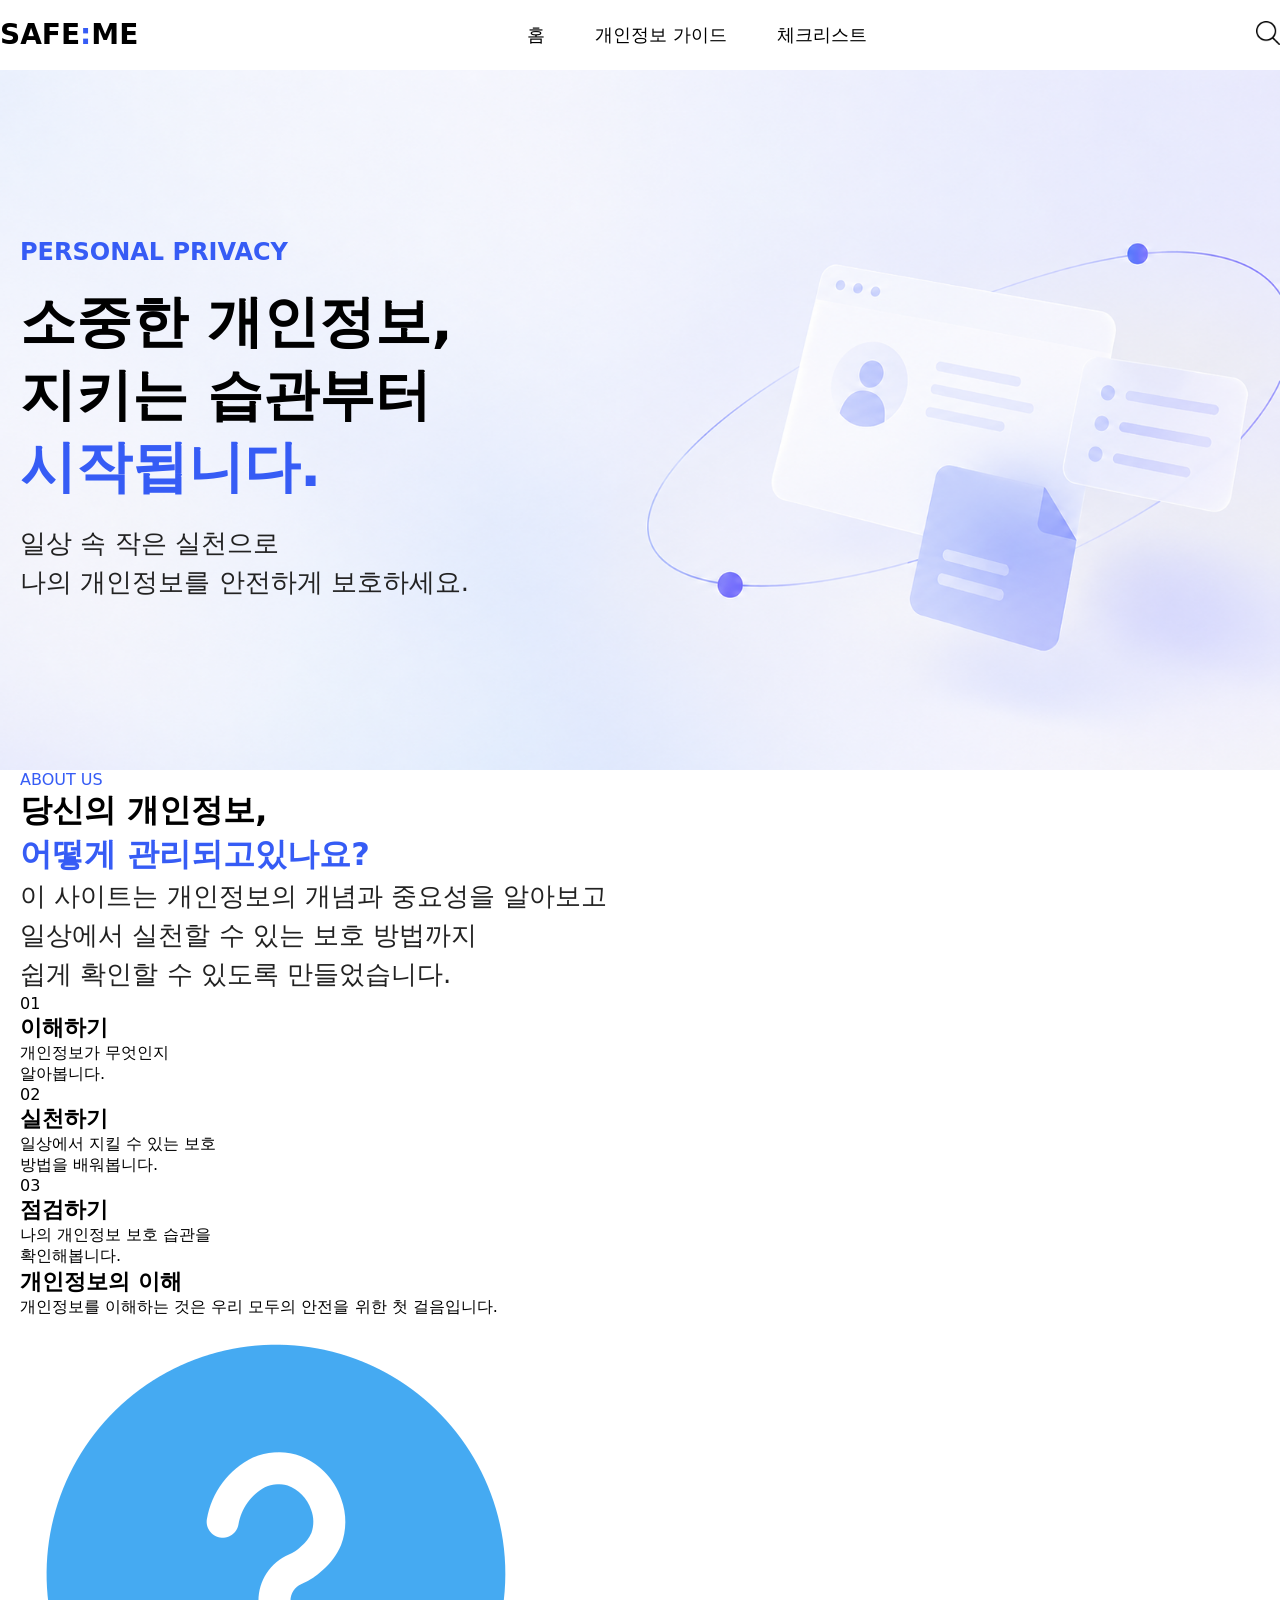
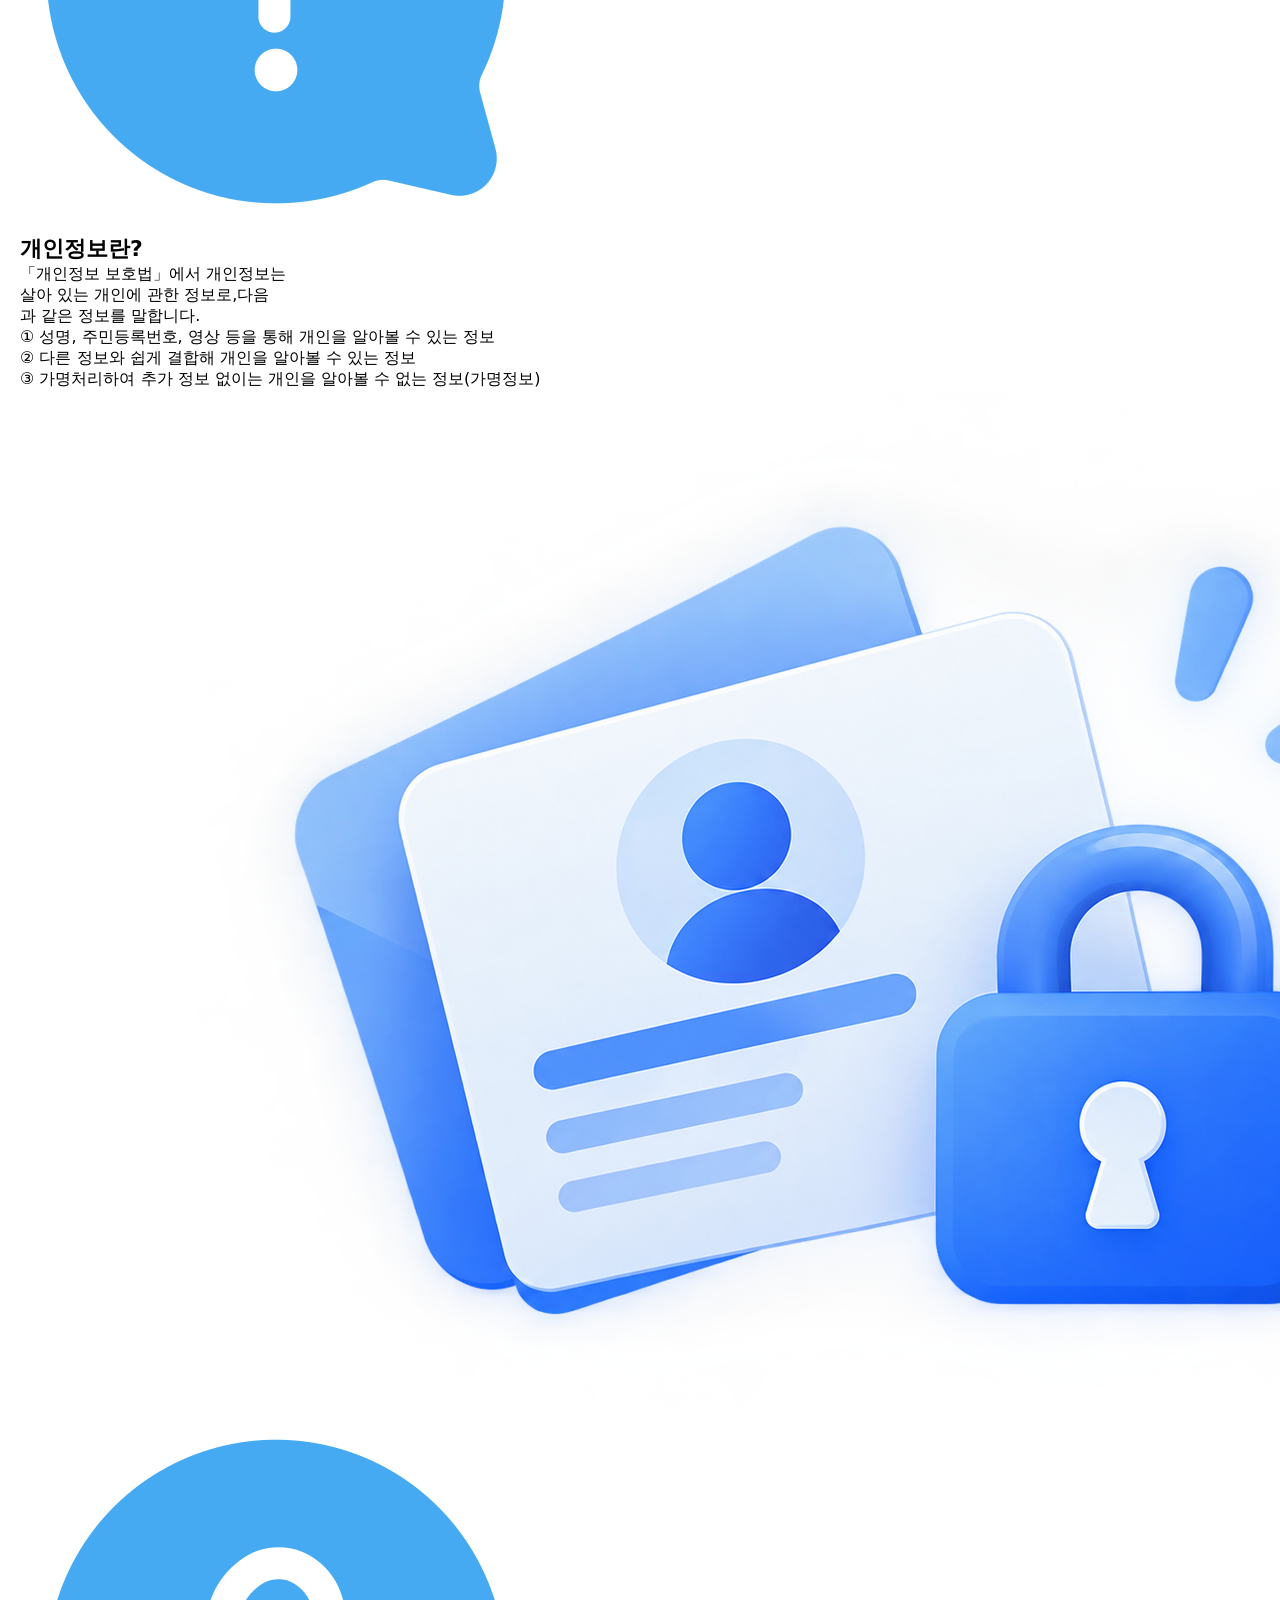
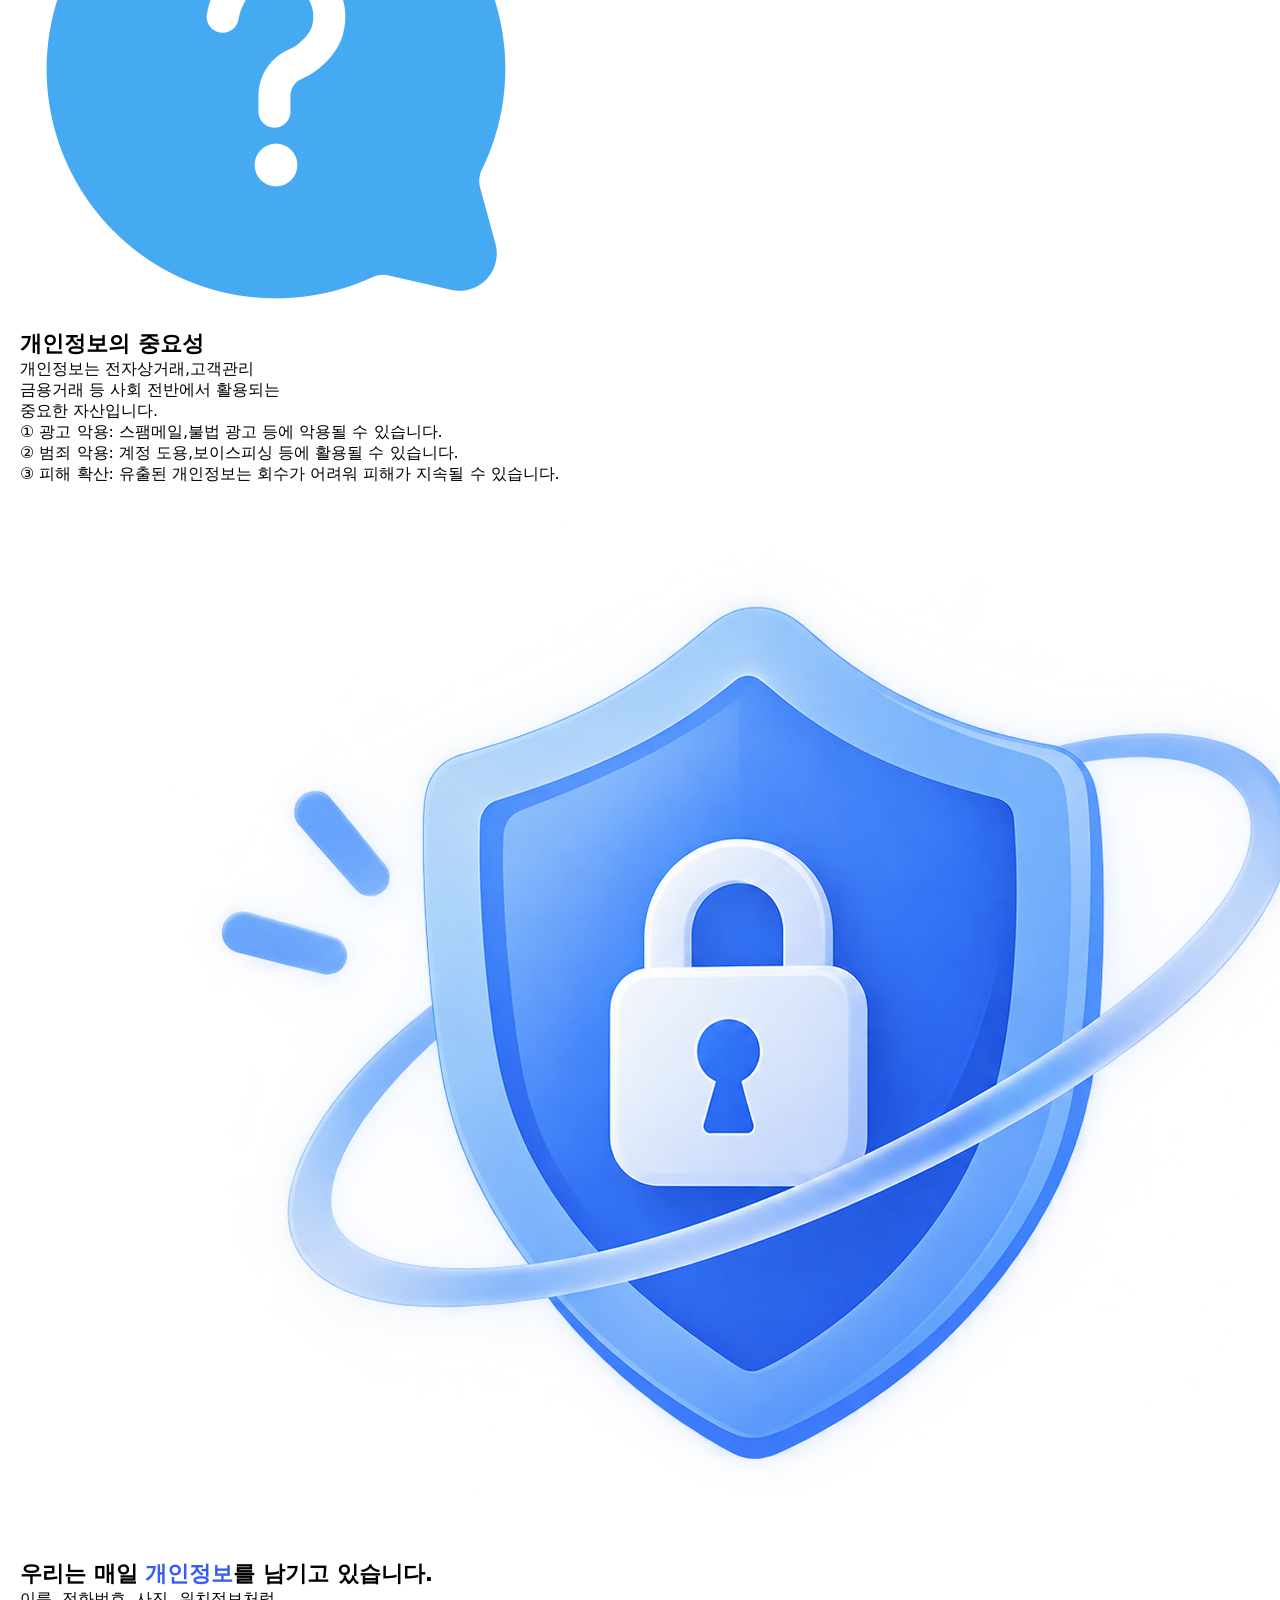
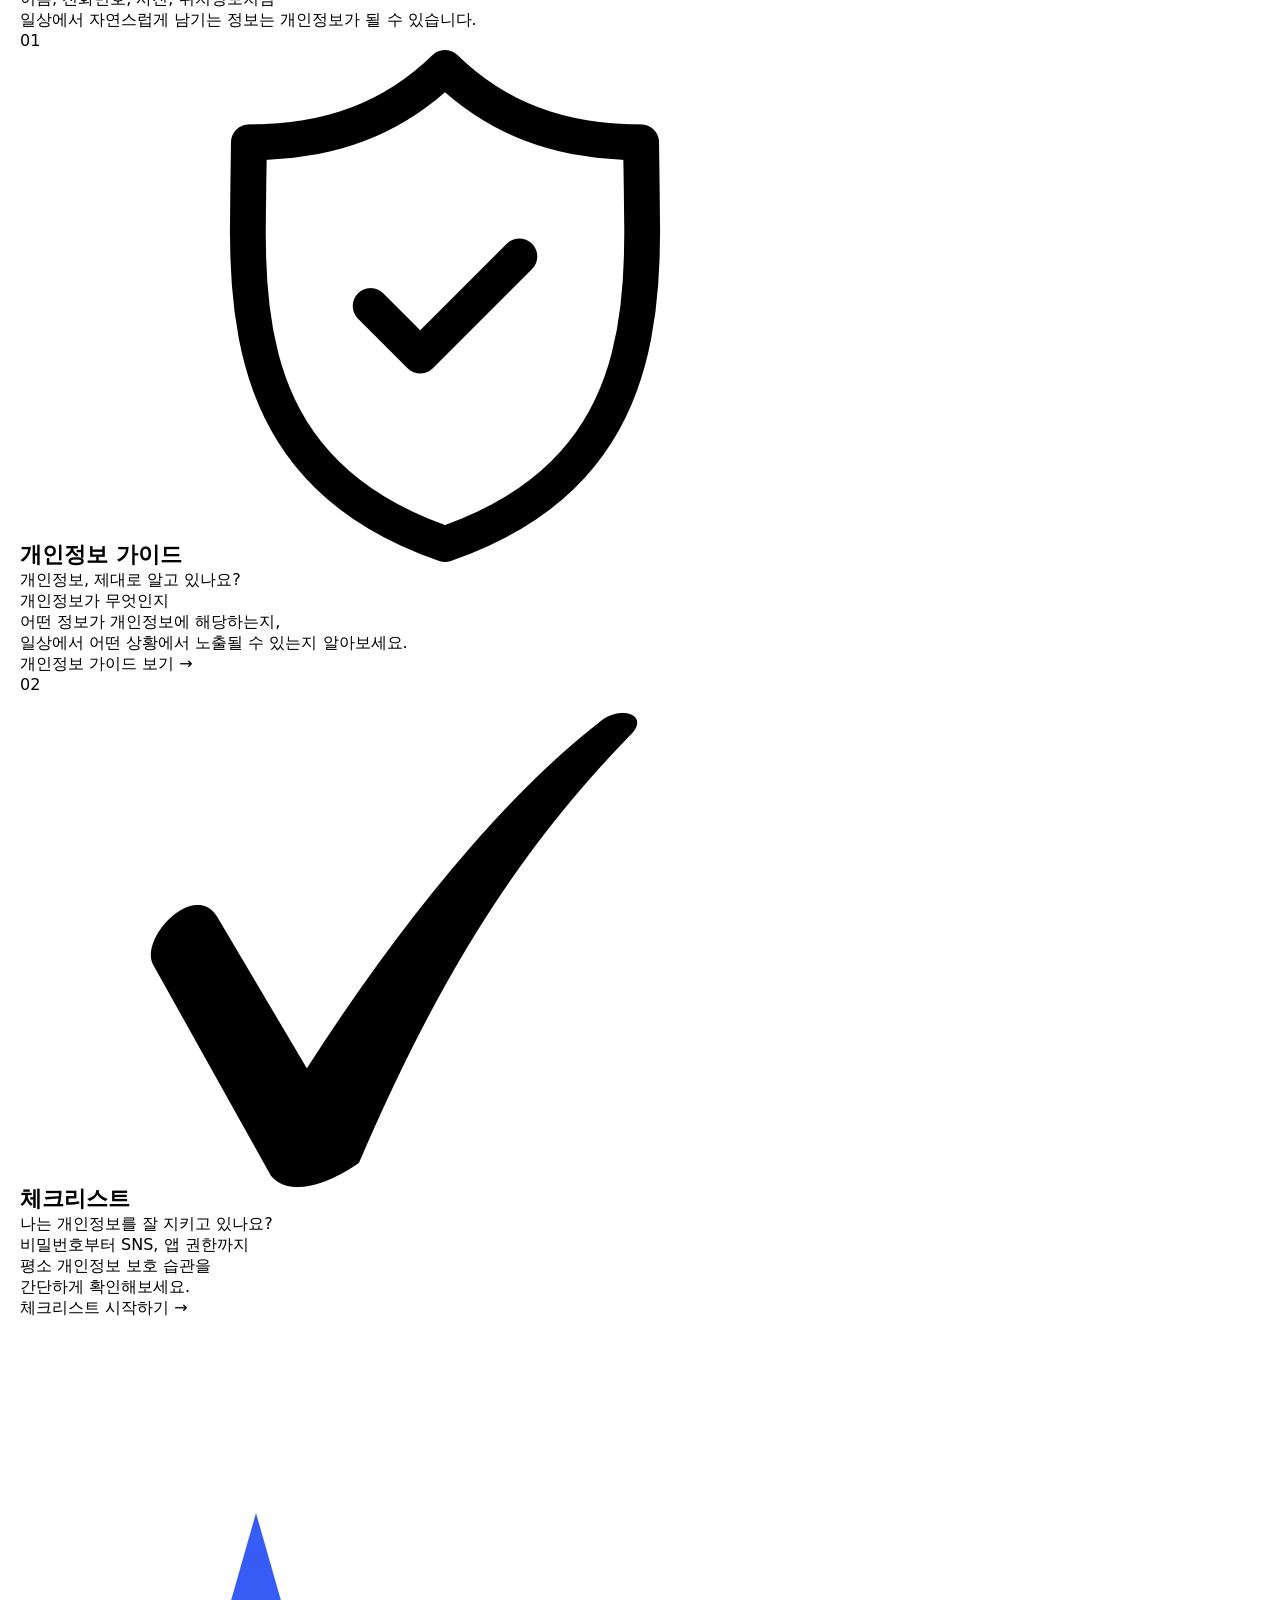
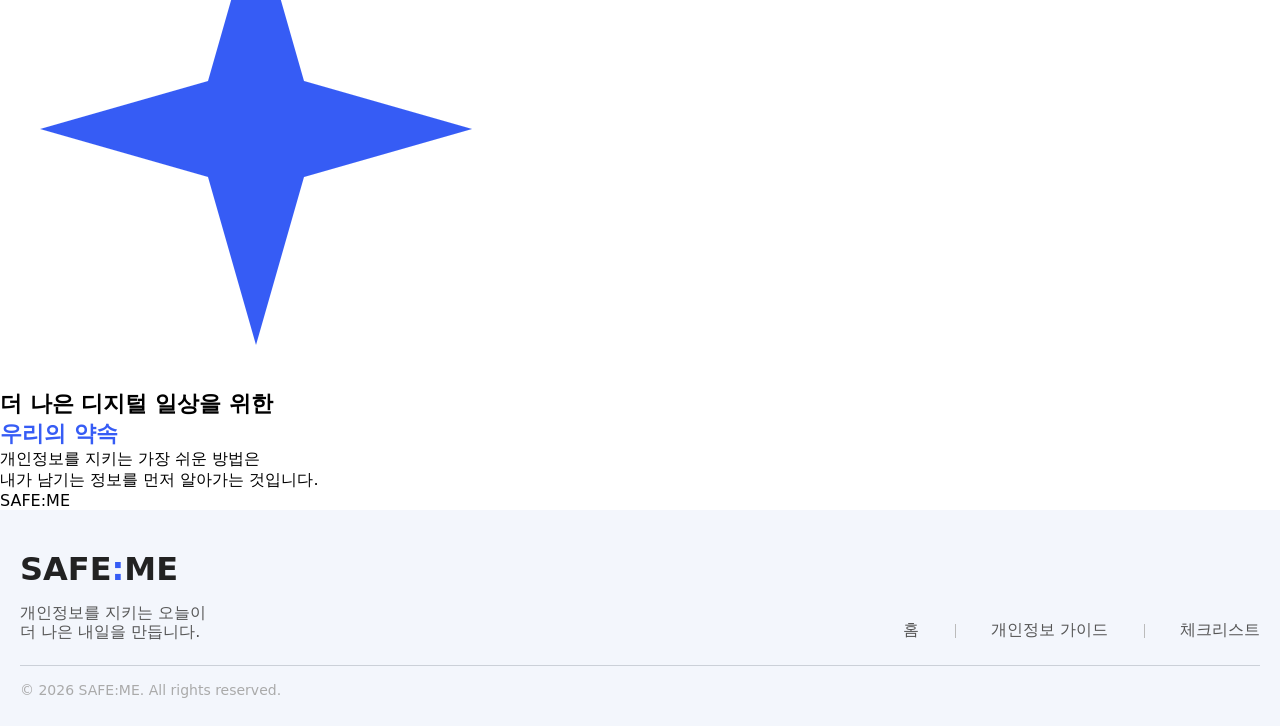
<file: index.html>
<!DOCTYPE html>
<html lang="ko">

<head>
    <meta charset="UTF-8">
    <meta name="viewport" content="width=device-width, initial-scale=1.0">
    <title>SAFE:ME</title>
    <link rel="stylesheet" href="css/common.css">
    <link rel="stylesheet" href="css/index.css">
</head>

<body>
    <div id="wrap">
        <header class="header">
            <div class="header-inner">
                <h1 class="logo"><a href="index.html">SAFE<span>:</span>ME</a></h1>
                <nav class="gnb">
                    <ul>
                        <li><a href="index.html">홈</a></li>
                        <li><a href="guide.html">개인정보 가이드</a></li>
                        <li><a href="check.html">체크리스트</a></li>
                    </ul>
                </nav>
                <div class="search">
                    <img src="img/search-icon.png" alt="검색">
                </div>
            </div>
        </header>
        <!-- //header -->
        <section class="hero">
            <div class="inner">
                <div class="hero-title">
                    <div class="hero-text">
                        <span class="label">PERSONAL PRIVACY</span>

                        <!-- 여기서 텍스트만 바꿔주면 됨 -->
                        <h1>소중한 개인정보,<br>
                            지키는 습관부터<br>
                            <!-- 파란색 글씨부분 -->
                            <span class="point">시작됩니다.</span>
                        </h1>
                        <p class="sub-text">
                            일상 속 작은 실천으로<br>
                            나의 개인정보를 안전하게 보호하세요.
                        </p>
                    </div>

                </div>
            </div>
        </section>
        <!-- //hero -->
        <section class="about">
            <div class="inner">
                <div class="about-content">
                    <div class="about-text">
                        <span class="point">ABOUT US</span>
                        <h2>당신의 개인정보,<br>
                            <span class="point">어떻게 관리되고있나요?</span>
                        </h2>
                        <p class="sub-text">
                            이 사이트는 개인정보의 개념과 중요성을 알아보고<br>
                            일상에서 실천할 수 있는 보호 방법까지<br>
                            쉽게 확인할 수 있도록 만들었습니다.
                        </p>
                    </div>
                    <div class="card-area">
                        <div class="card">
                            <span class="number">01</span>
                            <h3>이해하기</h3>
                            <p class="card-info">
                                개인정보가 무엇인지<br>
                                알아봅니다.
                            </p>
                        </div>
                        <div class="card">
                            <span class="number">02</span>
                            <h3>실천하기</h3>
                            <p class="card-info">
                                일상에서 지킬 수 있는 보호<br>
                                방법을 배워봅니다.
                            </p>
                        </div>
                        <div class="card">
                            <span class="number">03</span>
                            <h3>점검하기</h3>
                            <p class="card-info">
                                나의 개인정보 보호 습관을<br>
                                확인해봅니다.
                            </p>
                        </div>
                    </div>
                </div>

            </div>
        </section>
        <!-- //about -->
        <section class="privacy-info">
            <div class="inner">
                <div class="info-title">
                    <h3>개인정보의 이해</h3>
                    <p>개인정보를 이해하는 것은 우리 모두의 안전을 위한 첫 걸음입니다.</p>
                </div>
                <div class="info-box">
                    <div class="info-title">
                        <img src="img/main-img/개인정보이해.png" alt="물음표">
                        <div class="info-text">
                            <h3>개인정보란?</h3>
                            <p>
                                「개인정보 보호법」에서 개인정보는<br>
                                살아 있는 개인에 관한 정보로,다음<br>
                                과 같은 정보를 말합니다.
                            </p>
                        </div>
                    </div>

                    <div class="info-detail">
                        <p>① 성명, 주민등록번호, 영상 등을 통해 개인을 알아볼 수 있는 정보</p>
                        <p>② 다른 정보와 쉽게 결합해 개인을 알아볼 수 있는 정보</p>
                        <p>③ 가명처리하여 추가 정보 없이는 개인을 알아볼 수 없는 정보(가명정보)</p>
                    </div>

                    <div class="info-image">
                        <img src="img/main-img/개인정보란.png" alt="">
                    </div>
                </div>
                <div class="info-box">
                    <div class="info-title">
                        <img src="img/main-img/개인정보이해.png" alt="물음표">
                        <div class="info-text">
                            <h3>개인정보의 중요성</h3>
                            <p>
                                개인정보는 전자상거래,고객관리<br>
                                금용거래 등 사회 전반에서 활용되는<br>
                                중요한 자산입니다.
                            </p>
                        </div>
                    </div>

                    <div class="info-detail">
                        <p>① 광고 악용: 스팸메일,불법 광고 등에 악용될 수 있습니다.</p>
                        <p>② 범죄 악용: 계정 도용,보이스피싱 등에 활용될 수 있습니다.</p>
                        <p>③ 피해 확산: 유출된 개인정보는 회수가 어려워 피해가 지속될 수 있습니다.</p>
                    </div>

                    <div class="info-image">
                        <img src="img/main-img/개인정보 중요성.png" alt="">
                    </div>
                </div>
            </div>
        </section>
        <!-- //privacy-info -->
        <section class="privacy-menu">
            <div class="inner">
                <div class="menu-title">
                    <h3>우리는 매일 <span class="point">개인정보</span>를 남기고 있습니다.</h3>
                    <p>
                        이름, 전화번호, 사진, 위치정보처럼<br>
                        일상에서 자연스럽게 남기는 정보는 개인정보가 될 수 있습니다.
                    </p>
                </div>
                <div class="menu-list">
                    <div class="menu-card">
                        <span class="number">01</span>
                        <h3>개인정보 가이드 <img src="img/main-img/가이드.png" alt=""></h3>
                        <p>개인정보, 제대로 알고 있나요?</p>
                        <p class="menu-info">
                            개인정보가 무엇인지<br>
                            어떤 정보가 개인정보에 해당하는지,<br>
                            일상에서 어떤 상황에서 노출될 수 있는지 알아보세요.
                        </p>
                        <a href="guide.html">개인정보 가이드 보기 →</a>
                    </div>
                    <div class="menu-card">
                        <span class="number">02</span>
                        <h3>체크리스트 <img src="img/main-img/체크.png" alt=""></h3>
                        <p>나는 개인정보를 잘 지키고 있나요?</p>
                        <p class="menu-info">
                            비밀번호부터 SNS, 앱 권한까지<br>
                            평소 개인정보 보호 습관을<br>
                            간단하게 확인해보세요.
                        </p>
                        <a href="check.html">체크리스트 시작하기 →</a>
                    </div>

                </div>
            </div>
        </section>
        <!-- //privacy-menu -->
        <section class="cta">
            <video class="cta-video" autoplay muted loop playsinline>
                <source src="video/cta.mp4" type="video/mp4">
            </video>
            <div class="cta-box">
                <div class="cta-title">
                    <img src="img/main-img/cat.png" alt="반짝">
                    <h3>
                        더 나은 디지털 일상을 위한<br>
                        <span class="point">우리의 약속</span>
                    </h3>
                    <p>
                        개인정보를 지키는 가장 쉬운 방법은<br>
                        내가 남기는 정보를 먼저 알아가는 것입니다.
                    </p>
                    <span class="last">SAFE:ME</span>
                </div>

            </div>
        </section>
        <!-- //cta -->
        <footer class="footer">
            <div class="inner">
                <div class="footer-top">
                    <div class="footer-left">
                        <a href="#" class="footer-logo">SAFE<span class="point">:</span>ME</a>
                        <p>
                            개인정보를 지키는 오늘이<br>
                            더 나은 내일을 만듭니다.
                        </p>
                    </div>
                    <nav class="footer-right">
                        <a href="index.html">홈</a>
                        <a href="guide.html">개인정보 가이드</a>
                        <a href="check.html">체크리스트</a>
                    </nav>
                </div>
                <div class="footer-bottom">
                    <p>© 2026 SAFE:ME. All rights reserved.</p>
                </div>

            </div>
        </footer>
    </div>
</body>

</html>
</file>
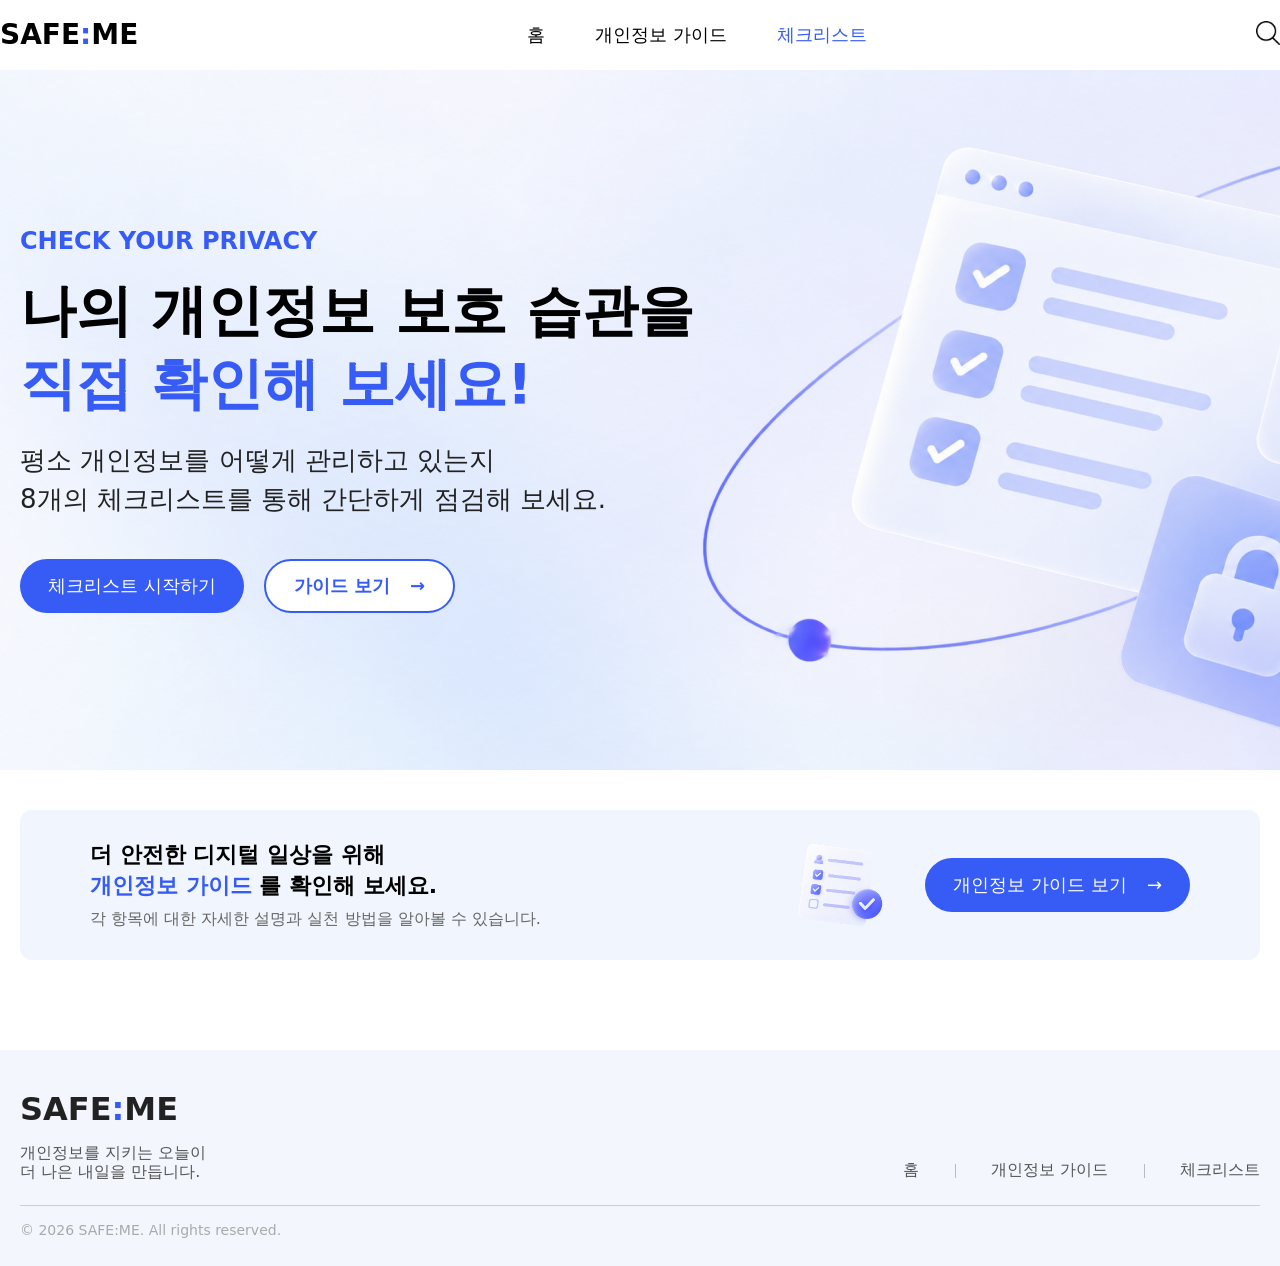
<file: check.html>
<!DOCTYPE html>
<html lang="ko">

<head>
    <meta charset="UTF-8">
    <meta name="viewport" content="width=device-width, initial-scale=1.0">
    <title>SAFE:ME</title>
    <link rel="stylesheet" href="css/common.css">
    <link rel="stylesheet" href="css/check.css">
    <script src="js/check.js" defer></script>
</head>

<body>
    <div id="wrap">
        <header class="header">
            <div class="header-inner">
                <h1 class="logo"><a href="index.html">SAFE<span>:</span>ME</a></h1>
                <nav class="gnb">
                    <ul>
                        <li><a href="index.html">홈</a></li>
                        <li><a href="guide.html">개인정보 가이드</a></li>
                        <li><a href="check.html">체크리스트</a></li>
                    </ul>
                </nav>
                <div class="search">
                    <img src="img/search-icon.png" alt="검색">
                </div>
            </div>
        </header>
        <!-- //header -->
        <section class="hero">
            <div class="inner">
                <div class="hero-title">
                    <div class="hero-text">
                        <span class="label" id="heroLabel">
                            CHECK YOUR PRIVACY
                        </span>
                        <h1 id="heroTitle">
                            나의 개인정보 보호 습관을<br>
                            <span class="point">
                                직접 확인해 보세요!
                            </span>
                        </h1>
                        <p class="sub-text" id="heroDescription">
                            평소 개인정보를 어떻게 관리하고 있는지<br>
                            8개의 체크리스트를 통해 간단하게 점검해 보세요.
                        </p>
                        <div class="hero-btns">
                            <button type="button" class="btn-primary" id="startBtn">
                                체크리스트 시작하기
                            </button>
                            <a href="guide.html" class="btn-outline">
                                가이드 보기
                                <span>→</span>
                            </a>
                        </div>
                    </div>
                </div>
            </div>
        </section>
        <!-- //hero -->

        <main class="check-page">

            <!-- checklist / score -->
            <section class="check-score section" id="checkSection">

                <div class="inner">
                    <!-- title -->
                    <div class="section-title">
                        <h2 id="checkSectionTitle">
                            개인정보 보호 체크리스트
                        </h2>
                        <p id="checkSectionDescription">
                            평소 실천하고 있는 개인정보 보호 습관을 체크해 주세요.
                        </p>
                    </div>

                    <div class="check-score-wrap">
                        <!-- checklist -->
                        <div class="check-answer-area">
                            <div class="check-answer-list" id="questionList">
                            </div>
                            <div class="check-result-button-wrap">
                                <button type="button" class="btn-primary result-btn" id="resultBtn">
                                    결과 보기
                                    <span>→</span>
                                </button>

                                <button type="button" class="btn-outline result-btn is-hidden" id="retryBtn">
                                    다시 진행하기
                                    <span>↻</span>
                                </button>
                            </div>
                        </div>
                        <!-- score -->
                        <div class="check-score-box">

                            <div class="score-circle">
                                <svg class="score-chart" viewBox="0 0 200 200">
                                    <circle class="score-chart-bg" cx="100" cy="100" r="78">
                                    </circle>
                                    <circle class="score-chart-progress" id="scoreCircle" cx="100" cy="100" r="78">
                                    </circle>
                                </svg>

                                <div class="score-text">
                                    <div>
                                        <strong id="scoreNumber">
                                            0
                                        </strong>
                                        <span>
                                            / 8
                                        </span>
                                    </div>
                                    <em id="scoreGrade">
                                        READY
                                    </em>
                                </div>
                            </div>
                            <h3 id="scoreMessage">
                                체크리스트를 시작하고<br>
                                나의 개인정보 보호 습관을 확인해 보세요.
                            </h3>

                            <div class="score-summary">
                                <!-- safe / checked -->
                                <div class="summary-row">
                                    <span class="summary-icon">
                                        <img src="img/check-img/icon-safe.png" alt="안전한 항목">
                                    </span>
                                    <span id="summaryLabel1">
                                        선택한 항목
                                    </span>
                                    <strong id="safeCount">
                                        0개
                                    </strong>
                                </div>

                                <!-- warning / remaining -->
                                <div class="summary-row">
                                    <span class="summary-icon">
                                        <img src="img/check-img/icon-warning.png" alt="주의가 필요한 항목">
                                    </span>
                                    <span id="summaryLabel2">
                                        남은 항목
                                    </span>
                                    <strong id="warningCount">
                                        8개
                                    </strong>
                                </div>

                                <!-- total -->
                                <div class="summary-row">
                                    <span class="summary-icon">
                                        <img src="img/check-img/icon-total.png" alt="전체 항목">
                                    </span>
                                    <span>
                                        전체 항목
                                    </span>
                                    <strong id="totalCount">
                                        8개
                                    </strong>
                                </div>
                            </div>
                        </div>
                        <!-- //score -->
                    </div>
                </div>
            </section>
            <!-- //checklist / score -->

            <!-- result -->
            <section class="check-result section result-section">
                <div class="inner">
                    <div class="section-title">
                        <h2>
                            항목별 결과
                        </h2>
                        <p>
                            각 항목의 결과를 확인하고,
                            부족한 부분을 점검해 보세요.
                        </p>
                    </div>
                    <div class="check-result-grid" id="resultGrid">
                    </div>
                </div>
            </section>
            <!-- //result -->

            <!-- warning -->
            <section class="check-warning section result-section">
                <div class="inner">
                    <div class="section-title">
                        <h2>
                            주의가 필요한 항목
                        </h2>
                        <p>
                            더 안전한 개인정보 관리를 위해,
                            지금 꼭 확인해 보세요.
                        </p>
                    </div>
                    <div class="check-warning-grid" id="warningGrid">
                    </div>
                </div>
            </section>
            <!-- //warning -->

            <!-- guide cta -->
            <section class="check-guide-banner">
                <div class="inner">
                    <div class="check-guide-banner-inner">
                        <div class="check-guide-text">
                            <h2>
                                더 안전한 디지털 일상을 위해<br>
                                <span class="point">
                                    개인정보 가이드
                                </span>를 확인해 보세요.
                            </h2>
                            <p>
                                각 항목에 대한 자세한 설명과
                                실천 방법을 알아볼 수 있습니다.
                            </p>
                        </div>

                        <div class="check-guide-action">
                            <img src="img/check-img/check-guide-icon.png" alt="">
                            <a href="guide.html" class="btn-primary">
                                개인정보 가이드 보기
                                <span>→</span>
                            </a>
                        </div>
                    </div>
                </div>
            </section>
            <!-- //guide cta -->
        </main>

        <!-- footer -->
        <footer class="footer">
            <div class="inner">
                <div class="footer-top">
                    <div class="footer-left">
                        <a href="#" class="footer-logo">SAFE<span class="point">:</span>ME</a>
                        <p>
                            개인정보를 지키는 오늘이<br>
                            더 나은 내일을 만듭니다.
                        </p>
                    </div>
                    <nav class="footer-right">
                        <a href="index.html">홈</a>
                        <a href="guide.html">개인정보 가이드</a>
                        <a href="check.html">체크리스트</a>
                    </nav>
                </div>
                <div class="footer-bottom">
                    <p>© 2026 SAFE:ME. All rights reserved.</p>
                </div>

            </div>
        </footer>
    </div>
</body>

</html>
</file>
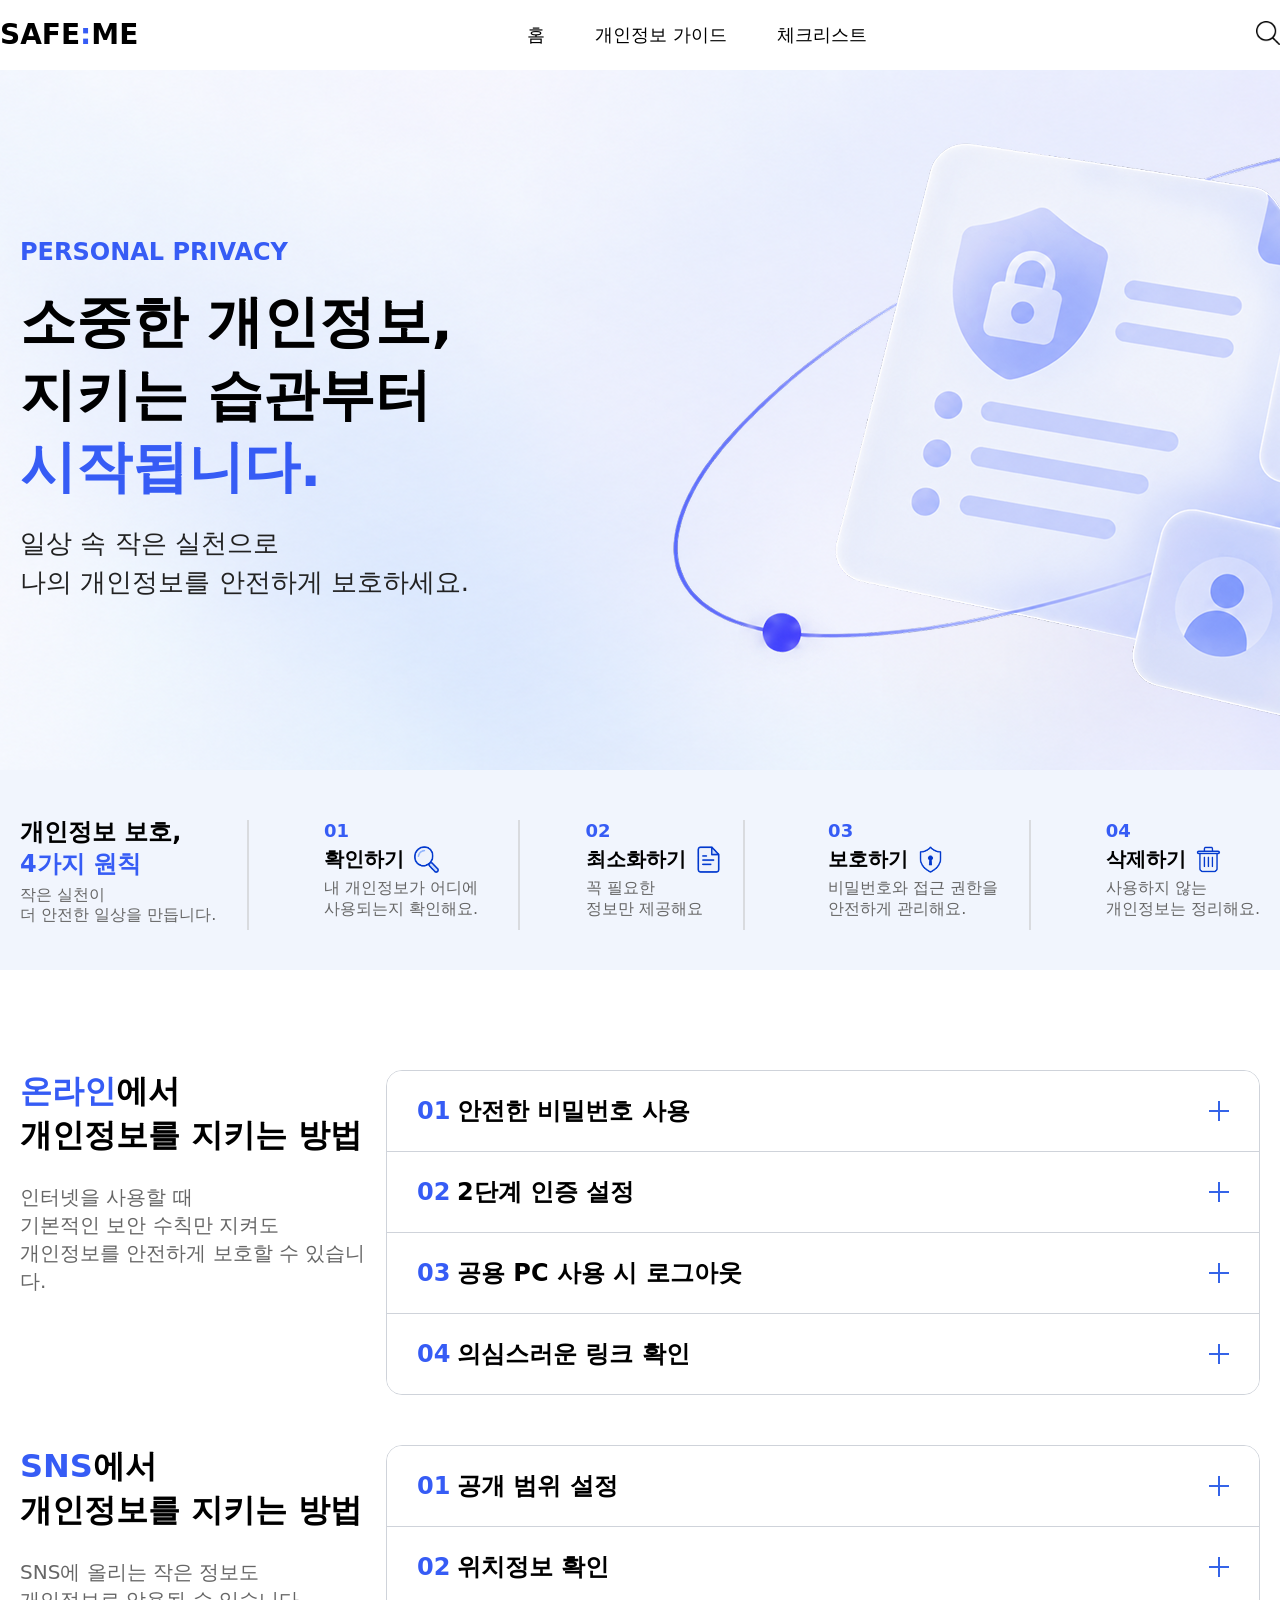
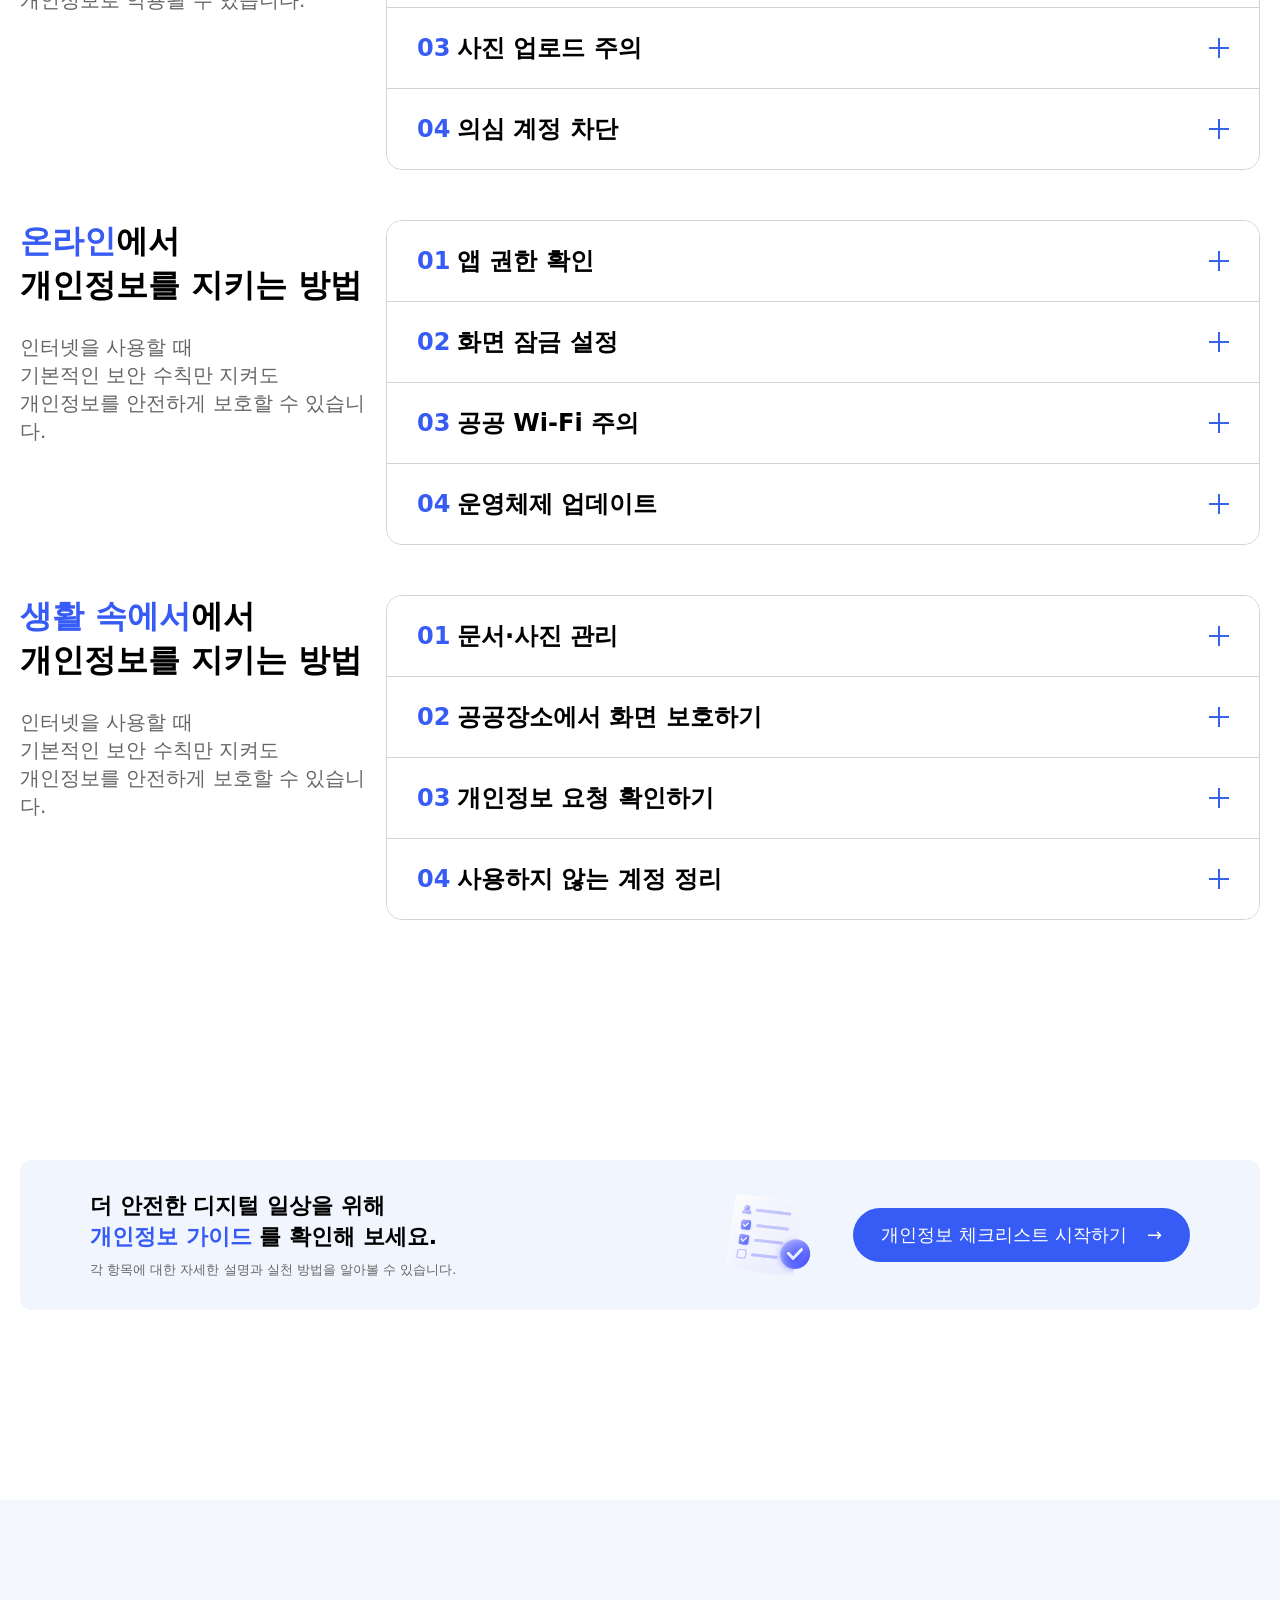
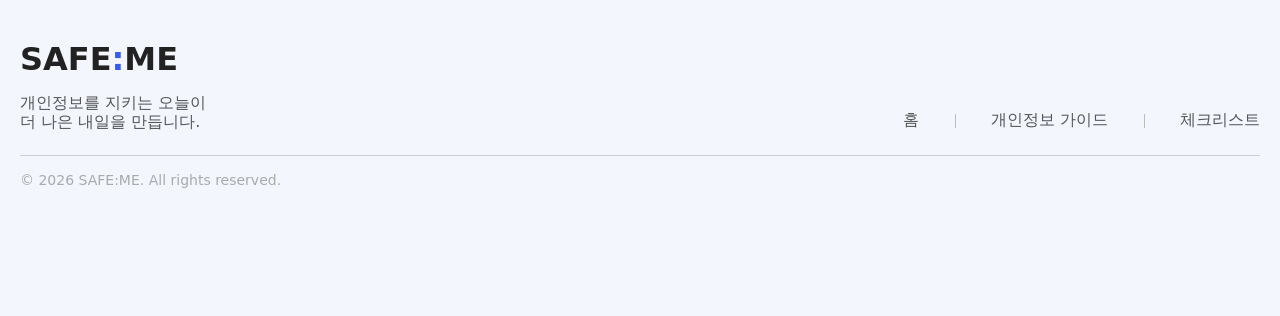
<file: guide.html>
<!DOCTYPE html>
<html lang="en">

<head>
    <meta charset="UTF-8">
    <meta name="viewport" content="width=device-width, initial-scale=1.0">
    <title>SAFE:ME</title>
    <link rel="stylesheet" href="css/common.css">
    <link rel="stylesheet" href="css/guide.css">
    <script src="js/guide.js" defer></script>
</head>

<body>
    <div id="wrap">
        <header class="header">
            <div class="header-inner">
                <h1 class="logo"><a href="index.html">SAFE<span>:</span>ME</a></h1>
                <nav class="gnb">
                    <ul>
                        <li><a href="index.html">홈</a></li>
                        <li><a href="guide.html">개인정보 가이드</a></li>
                        <li><a href="check.html">체크리스트</a></li>
                    </ul>
                </nav>
                <div class="search">
                    <img src="img/search-icon.png" alt="검색">
                </div>
            </div>
        </header>
        <!-- //header -->
        <section class="hero">
            <div class="inner">
                <div class="hero-title">
                    <div class="hero-text">
                        <span class="label">PERSONAL PRIVACY</span>

                        <!-- 여기서 텍스트만 바꿔주면 됨 -->
                        <h1>소중한 개인정보,<br>
                            지키는 습관부터<br>
                            <!-- 파란색 글씨부분 -->
                            <span class="point">시작됩니다.</span>
                        </h1>
                        <p class="sub-text">
                            일상 속 작은 실천으로<br>
                            나의 개인정보를 안전하게 보호하세요.
                        </p>
                    </div>

                </div>
            </div>
        </section>
        <!-- //hero -->

        <section class="guide-menu-area">
            <div class="inner">
                <div class="guide-menu">
                    <ul>
                        <li>
                            <h3>
                                개인정보 보호, <br>
                                <span>4가지 원칙</span>
                            </h3>
                            <p class="guide-title">
                                작은 실천이 <br>
                                더 안전한 일상을 만듭니다.
                            </p>
                        </li>
                        <li>
                            <span class="point">01</span>
                            <p class="guide-menu-text01">
                                확인하기
                                <img src="img/guide-img/guide-icon01.png" alt="">
                            </p>
                            <p class="guide-menu-text02">
                                내 개인정보가 어디에<br>
                                사용되는지 확인해요.
                            </p>
                        </li>

                        <li>
                            <span class="point">02</span>
                            <p class="guide-menu-text01">
                                최소화하기
                                <img src="img/guide-img/guide-icon02.png" alt="">
                            </p>
                            <p class="guide-menu-text02">
                                꼭 필요한 <br>
                                정보만 제공해요
                            </p>
                        </li>

                        <li>
                            <span class="point">03</span>
                            <p class="guide-menu-text01">
                                보호하기
                                <img src="img/guide-img/guide-icon03.png" alt="">
                            </p>
                            <p class="guide-menu-text02">
                                비밀번호와 접근 권한을<br>
                                안전하게 관리해요.
                            </p>
                        </li>

                        <li>
                            <span class="point">04</span>
                            <p class="guide-menu-text01">
                                삭제하기
                                <img src="img/guide-img/guide-icon04.png" alt="">
                            </p>
                            <p class="guide-menu-text02">
                                사용하지 않는<br>
                                개인정보는 정리해요.
                            </p>
                        </li>
                    </ul>
                </div>


            </div>
        </section>
        <!-- //guide-menu-area -->

        <section class="guide-category">
            <div class="inner">
                <div class="guide-online">
                    <div class="online-title">
                        <h2>
                            <span>온라인</span>에서<br>
                            개인정보를 지키는 방법
                        </h2>
                        <p class="online-text">
                            인터넷을 사용할 때<br>
                            기본적인 보안 수칙만 지켜도<br>
                            개인정보를 안전하게 보호할 수 있습니다.
                        </p>
                    </div>

                    <div class="guide-online-list">
                        <ul class="online-list">
                            <li>
                                <button class="online-btn active">
                                    <span>01</span>
                                    <p>안전한 비밀번호 사용</p>
                                    <i class="accordion-icon"></i>
                                </button>
                                <!-- 펼쳐지는 아코디언 내용 -->
                                <div class="online-content">
                                    <div class="visual">
                                        <img src="img/guide-img/online-icon01.png" alt="">
                                        <strong>안전한 비밀번호 만들기</strong>
                                    </div>

                                    <div class="tip-title">
                                        <p class="tip-text">
                                            비밀번호는 외부로부터 나의 정보를 지키는 가장 기본적인 수단입니다. <br>
                                            영문, 숫자, 특수문자를 조합하고 사이트마다 다른 비밀번호를 사용하는 것이 좋습니다.
                                        </p>
                                        <div class="tip-area">
                                            <span>TIP</span>
                                            <ul>
                                                <li>
                                                    <p>8자 이상, 영문·숫자·특수문자 조합하기</p>
                                                </li>
                                                <li>
                                                    <p>사이트마다 다른 비밀번호 사용하기</p>
                                                </li>
                                                <li>
                                                    <p>주기적으로 비밀번호 변경하기</p>
                                                </li>
                                            </ul>
                                        </div>
                                    </div>
                                </div>
                            </li>

                            <li>
                                <button class="online-btn active">
                                    <span>02</span>
                                    <p>2단계 인증 설정</p>
                                    <i class="accordion-icon"></i>
                                </button>
                                <!-- 펼쳐지는 아코디언 내용 -->
                                <div class="online-content" style="display: none;">
                                    <div class="visual">
                                        <img src="img/guide-img/online-icon02.png" alt="">
                                        <strong>계정 보안 강화하기</strong>
                                    </div>

                                    <div class="tip-title">
                                        <p class="tip-text">
                                            2단계 인증은 비밀번호가 유출되더라고 추가 인증을<br>
                                            거쳐야 계정에 접근할 수 있도록 보호 하는 방법입니다.
                                        </p>
                                        <div class="tip-area">
                                            <span>TIP</span>
                                            <ul>
                                                <li>
                                                    <p>자주 사용하는 계정은 2단계 설정하기</p>
                                                </li>
                                                <li>
                                                    <p>인증번호를 다른 사람에게 알려주지 않기</p>
                                                </li>
                                                <li>
                                                    <p>사용하지 않는 인증 기기는 정리하기</p>
                                                </li>
                                            </ul>
                                        </div>
                                    </div>
                                </div>
                            </li>

                            <li>
                                <button class="online-btn active">
                                    <span>03</span>
                                    <p>공용 PC 사용 시 로그아웃</p>
                                    <i class="accordion-icon"></i>
                                </button>
                                <!-- 펼쳐지는 아코디언 내용 -->
                                <div class="online-content" style="display: none;">
                                    <div class="visual">
                                        <img src="img/guide-img/online-icon03.png" alt="">
                                        <strong>사용 후 흔적 지우기</strong>
                                    </div>

                                    <div class="tip-title">
                                        <p class="tip-text">
                                            PC방, 도서관 등 여러 사람이 사용하는 <br>
                                            컴퓨에서는 로그인 정보가 남아 개인정보가
                                            노출될 수 있습니다.
                                        </p>
                                        <div class="tip-area">
                                            <span>TIP</span>
                                            <ul>
                                                <li>
                                                    <p>사용 후 반드시 로그아웃하기</p>
                                                </li>
                                                <li>
                                                    <p>비밀번호 자동 저장하지않기</p>
                                                </li>
                                                <li>
                                                    <p>금융·개인정보 관련 서비스는 가급적 이용하지 않기</p>
                                                </li>
                                            </ul>
                                        </div>
                                    </div>
                                </div>
                            </li>

                            <li>
                                <button class="online-btn active">
                                    <span>04</span>
                                    <p>의심스러운 링크 확인</p>
                                    <i class="accordion-icon"></i>
                                </button>
                                <!-- 펼쳐지는 아코디언 내용 -->
                                <div class="online-content" style="display: none;">
                                    <div class="visual">
                                        <img src="img/guide-img/online-icon04.png" alt="">
                                        <strong>링크 클릭 전 확인하기</strong>
                                    </div>

                                    <div class="tip-title">
                                        <p class="tip-text">
                                            문자나 이메일에 포함된 출처가<br>
                                            불분명한 링크는 피싱 사이트나 악성코드로 연결 될 수 있습니다.
                                        </p>
                                        <div class="tip-area">
                                            <span>TIP</span>
                                            <ul>
                                                <li>
                                                    <p>출처가 불분명한 링크 클릭하지 않기</p>
                                                </li>
                                                <li>
                                                    <p>URL 주소가 공식 사이트 인지 확인하기</p>
                                                </li>
                                                <li>
                                                    <p>개인정보나 인증번호 입력 요구 시 주의하기</p>
                                                </li>
                                            </ul>
                                        </div>
                                    </div>
                                </div>
                            </li>
                        </ul>
                    </div>
                </div>

                <!-- sns -->
                <div class="guide-online">
                    <div class="online-title">
                        <h2>
                            <span>SNS</span>에서<br>
                            개인정보를 지키는 방법
                        </h2>
                        <p class="online-text">
                            SNS에 올리는 작은 정보도<br>
                            개인정보로 악용될 수 있습니다.
                        </p>
                    </div>

                    <div class="guide-online-list">
                        <ul class="online-list">
                            <li>
                                <button class="online-btn active">
                                    <span>01</span>
                                    <p>공개 범위 설정</p>
                                    <i class="accordion-icon"></i>
                                </button>
                                <!-- 펼쳐지는 아코디언 내용 -->
                                <div class="online-content">
                                    <div class="visual">
                                        <img src="img/guide-img/sns-icon01.png" alt="">
                                        <strong>나의 정보 공개 범위 관리</strong>
                                    </div>

                                    <div class="tip-title">
                                        <p class="tip-text">
                                            SNS 게시물은 내가 생각하는 것보다 많은 사람에게 공개될 수 있습니다. <br>
                                            게시물과 프로필의 공개 범위를 확인해 주세요.
                                        </p>
                                        <div class="tip-area">
                                            <span>TIP</span>
                                            <ul>
                                                <li>
                                                    <p>게시물 공개 범위 확인하기</p>
                                                </li>
                                                <li>
                                                    <p>모르는 사람의 팔로우 요청 주의하기</p>
                                                </li>
                                                <li>
                                                    <p>연락처와 프로필 정보 과도하게 공개하지 않기</p>
                                                </li>
                                            </ul>
                                        </div>
                                    </div>
                                </div>
                            </li>

                            <li>
                                <button class="online-btn active">
                                    <span>02</span>
                                    <p>위치정보 확인</p>
                                    <i class="accordion-icon"></i>
                                </button>
                                <!-- 펼쳐지는 아코디언 내용 -->
                                <div class="online-content" style="display: none;">
                                    <div class="visual">
                                        <img src="img/guide-img/sns-icon02.png" alt="">
                                        <strong>위치정보 노출 줄이기</strong>
                                    </div>

                                    <div class="tip-title">
                                        <p class="tip-text">
                                            사진이나 게시물에는 촬영 장소와 같은 위치정보가 포함될 수 있습니다.<br>
                                            일상적인 동선이 노출되지 않도록 주의해야 합니다.
                                        </p>
                                        <div class="tip-area">
                                            <span>TIP</span>
                                            <ul>
                                                <li>
                                                    <p>사진 업로드 전 위치정보 확인하기</p>
                                                </li>
                                                <li>
                                                    <p>실시간 위치를 공개하지 않기</p>
                                                </li>
                                                <li>
                                                    <p>집·학교·직장 등 자주 가는 장소 노출하지 않기</p>
                                                </li>
                                            </ul>
                                        </div>
                                    </div>
                                </div>
                            </li>

                            <li>
                                <button class="online-btn active">
                                    <span>03</span>
                                    <p>사진 업로드 주의</p>
                                    <i class="accordion-icon"></i>
                                </button>
                                <!-- 펼쳐지는 아코디언 내용 -->
                                <div class="online-content" style="display: none;">
                                    <div class="visual">
                                        <img src="img/guide-img/sns-icon03.png" alt="">
                                        <strong>사진 속 개인정보 확인</strong>
                                    </div>

                                    <div class="tip-title">
                                        <p class="tip-text">
                                            사진 한 장에도 이름, 주소, 연락처, 신분증 등 <br>
                                            다양한 개인정보가 포함될 수 있습니다.
                                        </p>
                                        <div class="tip-area">
                                            <span>TIP</span>
                                            <ul>
                                                <li>
                                                    <p>사진 속 개인정보 확인하기</p>
                                                </li>
                                                <li>
                                                    <p>신분증·명찰·택배 송장 가리기</p>
                                                </li>
                                                <li>
                                                    <p>다른 사람의 사진은 동의 후 게시하기</p>
                                                </li>
                                            </ul>
                                        </div>
                                    </div>
                                </div>
                            </li>

                            <li>
                                <button class="online-btn active">
                                    <span>04</span>
                                    <p>의심 계정 차단</p>
                                    <i class="accordion-icon"></i>
                                </button>
                                <!-- 펼쳐지는 아코디언 내용 -->
                                <div class="online-content" style="display: none;">
                                    <div class="visual">
                                        <img src="img/guide-img/sns-icon04.png" alt="">
                                        <strong>안전하지 않은 계정 차단</strong>
                                    </div>

                                    <div class="tip-title">
                                        <p class="tip-text">
                                            모르는 계정이 보내는 메시지나 팔로우 요청을 통해<br>
                                            개인정보를 요구하거나 악성 링크를 전달할 수 있습니다.
                                        </p>
                                        <div class="tip-area">
                                            <span>TIP</span>
                                            <ul>
                                                <li>
                                                    <p>모르는 계정의 메시지에 응답하지 않기</p>
                                                </li>
                                                <li>
                                                    <p>개인정보 요구 시 바로 차단하기</p>
                                                </li>
                                                <li>
                                                    <p>의심스러운 계정 신고하기</p>
                                                </li>
                                            </ul>
                                        </div>
                                    </div>
                                </div>
                            </li>
                        </ul>
                    </div>
                </div>

                <!-- moblie -->
                <div class="guide-online">
                    <div class="online-title">
                        <h2>
                            <span>온라인</span>에서<br>
                            개인정보를 지키는 방법
                        </h2>
                        <p class="online-text">
                            인터넷을 사용할 때<br>
                            기본적인 보안 수칙만 지켜도<br>
                            개인정보를 안전하게 보호할 수 있습니다.
                        </p>
                    </div>

                    <div class="guide-online-list">
                        <ul class="online-list">
                            <li>
                                <button class="online-btn active">
                                    <span>01</span>
                                    <p>앱 권한 확인</p>
                                    <i class="accordion-icon"></i>
                                </button>
                                <!-- 펼쳐지는 아코디언 내용 -->
                                <div class="online-content">
                                    <div class="visual">
                                        <img src="img/guide-img/moblie-icon01.png" alt="">
                                        <strong>앱 권한 확인하기</strong>
                                    </div>

                                    <div class="tip-title">
                                        <p class="tip-text">
                                            앱은 카메라, 마이크, 위치정보 등 다양한 권한을 요청할 수 있습니다. <br>
                                            꼭 필요한 권한만 허용하는 것이 좋습니다.
                                        </p>
                                        <div class="tip-area">
                                            <span>TIP</span>
                                            <ul>
                                                <li>
                                                    <p>앱 설치 후 권한 확인하기</p>
                                                </li>
                                                <li>
                                                    <p>사용하지 않는 권한 끄기</p>
                                                </li>
                                                <li>
                                                    <p>위치정보는 필요한 경우에만 허용하기</p>
                                                </li>
                                            </ul>
                                        </div>
                                    </div>
                                </div>
                            </li>

                            <li>
                                <button class="online-btn active">
                                    <span>02</span>
                                    <p>화면 잠금 설정</p>
                                    <i class="accordion-icon"></i>
                                </button>
                                <!-- 펼쳐지는 아코디언 내용 -->
                                <div class="online-content" style="display: none;">
                                    <div class="visual">
                                        <img src="img/guide-img/moblie-icon02.png" alt="">
                                        <strong>스마트폰 잠금 설정하기</strong>
                                    </div>

                                    <div class="tip-title">
                                        <p class="tip-text">
                                            스마트폰을 분실하거나 다른 사람이 접근했을 때<br>
                                            개인정보가 노출되지 않도록 화면 잠금을 설정해 주세요.
                                        </p>
                                        <div class="tip-area">
                                            <span>TIP</span>
                                            <ul>
                                                <li>
                                                    <p>PIN 또는 비밀번호 설정하기</p>
                                                </li>
                                                <li>
                                                    <p>쉽게 추측할 수 있는 번호 피하기</p>
                                                </li>
                                                <li>
                                                    <p>자동 잠금 시간을 짧게 설정하기</p>
                                                </li>
                                            </ul>
                                        </div>
                                    </div>
                                </div>
                            </li>

                            <li>
                                <button class="online-btn active">
                                    <span>03</span>
                                    <p>공공 Wi-Fi 주의</p>
                                    <i class="accordion-icon"></i>
                                </button>
                                <!-- 펼쳐지는 아코디언 내용 -->
                                <div class="online-content" style="display: none;">
                                    <div class="visual">
                                        <img src="img/guide-img/moblie-icon03.png" alt="">
                                        <strong>안전한 Wi-Fi 사용하기</strong>
                                    </div>

                                    <div class="tip-title">
                                        <p class="tip-text">
                                            공공장소의 무료 Wi-Fi는 보안이 취약할 수 있어 <br>
                                            개인정보나 금융정보를 입력할 때 주의해야 합니다.
                                        </p>
                                        <div class="tip-area">
                                            <span>TIP</span>
                                            <ul>
                                                <li>
                                                    <p>출처가 불분명한 Wi-Fi 연결하지 않기</p>
                                                </li>
                                                <li>
                                                    <p>금융거래는 안전한 네트워크에서 이용하기</p>
                                                </li>
                                                <li>
                                                    <p>자동 Wi-Fi 연결 기능 확인하기</p>
                                                </li>
                                            </ul>
                                        </div>
                                    </div>
                                </div>
                            </li>

                            <li>
                                <button class="online-btn active">
                                    <span>04</span>
                                    <p>운영체제 업데이트</p>
                                    <i class="accordion-icon"></i>
                                </button>
                                <!-- 펼쳐지는 아코디언 내용 -->
                                <div class="online-content" style="display: none;">
                                    <div class="visual">
                                        <img src="img/guide-img/moblie-icon04.png" alt="">
                                        <strong>스마트폰 최신 상태 유지하기</strong>
                                    </div>

                                    <div class="tip-title">
                                        <p class="tip-text">
                                            스마트폰 운영체제 업데이트에는<br>
                                            새로운 기능뿐 아니라 보안 취약점을 해결하는 내용도 포함됩니다.
                                        </p>
                                        <div class="tip-area">
                                            <span>TIP</span>
                                            <ul>
                                                <li>
                                                    <p>최신 업데이트 유지하기</p>
                                                </li>
                                                <li>
                                                    <p>자동 업데이트 설정하기</p>
                                                </li>
                                                <li>
                                                    <p>오래된 기기는 보안 지원 여부 확인하기</p>
                                                </li>
                                            </ul>
                                        </div>
                                    </div>
                                </div>
                            </li>
                        </ul>
                    </div>
                </div>

                <!-- life -->
                <div class="guide-online">
                    <div class="online-title">
                        <h2>
                            <span>생활 속에서</span>에서<br>
                            개인정보를 지키는 방법
                        </h2>
                        <p class="online-text">
                            인터넷을 사용할 때<br>
                            기본적인 보안 수칙만 지켜도<br>
                            개인정보를 안전하게 보호할 수 있습니다.
                        </p>
                    </div>

                    <div class="guide-online-list">
                        <ul class="online-list">
                            <li>
                                <button class="online-btn active">
                                    <span>01</span>
                                    <p>문서·사진 관리</p>
                                    <i class="accordion-icon"></i>
                                </button>
                                <!-- 펼쳐지는 아코디언 내용 -->
                                <div class="online-content">
                                    <div class="visual">
                                        <img src="img/guide-img/life-icon01.png" alt="">
                                        <strong>개인정보 자료 관리하기</strong>
                                    </div>

                                    <div class="tip-title">
                                        <p class="tip-text">
                                            주민등록번호, 주소, 연락처 등이 포함된 문서나 사진은 <br>
                                            다른 사람에게 노출되지 않도록 안전하게 관리해야 합니다.
                                        </p>
                                        <div class="tip-area">
                                            <span>TIP</span>
                                            <ul>
                                                <li>
                                                    <p>중요한 문서 함부로 공유하지 않기</p>
                                                </li>
                                                <li>
                                                    <p>필요 없는 개인정보 문서 안전하게 폐기하기</p>
                                                </li>
                                                <li>
                                                    <p>클라우드·사진 앨범 접근 권한 확인하기</p>
                                                </li>
                                            </ul>
                                        </div>
                                    </div>
                                </div>
                            </li>

                            <li>
                                <button class="online-btn active">
                                    <span>02</span>
                                    <p>공공장소에서 화면 보호하기</p>
                                    <i class="accordion-icon"></i>
                                </button>
                                <!-- 펼쳐지는 아코디언 내용 -->
                                <div class="online-content" style="display: none;">
                                    <div class="visual">
                                        <img src="img/guide-img/life-icon02.png" alt="">
                                        <strong>일상 속 정보 노출 예방하기</strong>
                                    </div>

                                    <div class="tip-title">
                                        <p class="tip-text">
                                            카페나 대중교통처럼 사람이 많은 곳에서는<br>
                                            화면이나 대화 내용을 통해 개인정보가 노출될 수 있습니다.
                                        </p>
                                        <div class="tip-area">
                                            <span>TIP</span>
                                            <ul>
                                                <li>
                                                    <p>공공장소에서 개인정보 입력 시 주변 확인하기</p>
                                                </li>
                                                <li>
                                                    <p>중요한 통화는 사람이 적은 곳에서 하기</p>
                                                </li>
                                                <li>
                                                    <p>화면을 다른 사람이 쉽게 볼 수 없도록 주의하기</p>
                                                </li>
                                            </ul>
                                        </div>
                                    </div>
                                </div>
                            </li>

                            <li>
                                <button class="online-btn active">
                                    <span>03</span>
                                    <p>개인정보 요청 확인하기</p>
                                    <i class="accordion-icon"></i>
                                </button>
                                <!-- 펼쳐지는 아코디언 내용 -->
                                <div class="online-content" style="display: none;">
                                    <div class="visual">
                                        <img src="img/guide-img/life-icon03.png" alt="">
                                        <strong>정보 제공의 기준 세우기</strong>
                                    </div>

                                    <div class="tip-title">
                                        <p class="tip-text">
                                            서비스 이용 중 개인정보를 요구받았다면 <br>
                                            어떤 정보를 왜 수집하는지 확인한 후 제공하는 것이 좋습니다.
                                        </p>
                                        <div class="tip-area">
                                            <span>TIP</span>
                                            <ul>
                                                <li>
                                                    <p>필요한 정보인지 확인하기</p>
                                                </li>
                                                <li>
                                                    <p>개인정보 이용 목적 확인하기</p>
                                                </li>
                                                <li>
                                                    <p>불필요한 정보는 제공하지 않기</p>
                                                </li>
                                            </ul>
                                        </div>
                                    </div>
                                </div>
                            </li>

                            <li>
                                <button class="online-btn active">
                                    <span>04</span>
                                    <p>사용하지 않는 계정 정리</p>
                                    <i class="accordion-icon"></i>
                                </button>
                                <!-- 펼쳐지는 아코디언 내용 -->
                                <div class="online-content" style="display: none;">
                                    <div class="visual">
                                        <img src="img/guide-img/life-icon04.png" alt="">
                                        <strong>디지털 정보 정리하기</strong>
                                    </div>

                                    <div class="tip-title">
                                        <p class="tip-text">
                                            오랫동안 사용하지 않는 계정에도 개인정보가 남아 있을 수 있습니다.<br>
                                            사용하지 않는 서비스는 정리해 주세요.
                                        </p>
                                        <div class="tip-area">
                                            <span>TIP</span>
                                            <ul>
                                                <li>
                                                    <p>사용하지 않는 계정 확인하기</p>
                                                </li>
                                                <li>
                                                    <p>탈퇴 전 개인정보 삭제 여부 확인하기</p>
                                                </li>
                                                <li>
                                                    <p>연결된 앱·서비스 권한 정리하기</p>
                                                </li>
                                            </ul>
                                        </div>
                                    </div>
                                </div>
                            </li>
                        </ul>
                    </div>
                </div>
            </div>
        </section>


        <!-- guide cta -->
        <section class="check-guide-banner">
            <div class="inner">
                <div class="check-guide-banner-inner">
                    <div class="check-guide-text">
                        <h2>
                            더 안전한 디지털 일상을 위해<br>
                            <span class="point">
                                개인정보 가이드
                            </span>를 확인해 보세요.
                        </h2>
                        <p>
                            각 항목에 대한 자세한 설명과
                            실천 방법을 알아볼 수 있습니다.
                        </p>
                    </div>

                    <div class="check-guide-action">
                        <img src="img/guide-img/check-list-ico.png" alt="">
                        <a href="check.html" class="btn-primary">
                            개인정보 체크리스트 시작하기
                            <span>→</span>
                        </a>
                    </div>
                </div>
            </div>
        </section>
        <!-- //guide cta -->


        <footer class="footer">
            <div class="inner">
                <div class="footer-top">
                    <div class="footer-left">
                        <a href="#" class="footer-logo">SAFE<span class="point">:</span>ME</a>
                        <p>
                            개인정보를 지키는 오늘이<br>
                            더 나은 내일을 만듭니다.
                        </p>
                    </div>
                    <nav class="footer-right">
                        <a href="index.html">홈</a>
                        <a href="guide.html">개인정보 가이드</a>
                        <a href="check.html">체크리스트</a>
                    </nav>
                </div>
                <div class="footer-bottom">
                    <p>© 2026 SAFE:ME. All rights reserved.</p>
                </div>

            </div>
        </footer>
    </div>
</body>

</html>
</file>
<file: css/common.css>
@charset "utf-8";
@import url(reset.css);

h1 {
    font-size: 56px;
}

h2 {
    font-size: 32px;
}

h3 {
    font-size: 22px;
}

h4 {
    font-size: 20px;
}

:root {

    /* Primary */
    --primary: #365CF5;
    --primary-dark: #2449D8;

    /* Blue */
    --blue-light: #EEF3FF;
    --blue-bg: #F1F5FD;

    /* Text */
    --black: #111111;
    --text: #333333;
    --gray: #666666;
    --gray-light: #999999;

    /* Border */
    --border: #DDDDDD;

    /* Background */
    --white: #FFFFFF;
    --gray-bg: #F6F7FA;

    /* Status */
    --warning: #FF8A5B;
    --warning-bg: #FFF3ED;

    /* Radius */
    --radius-sm: 8px;
    --radius-md: 10px;
    --radius-lg: 12px;
    --radius-round: 28px;

    /* Shadow */
    --shadow: 0 4px 12px rgba(0, 0, 0, 0.08);
}

.inner {
    width: 1280px;
    max-width: calc(100% - 40px);
    margin: 0 auto;
}

.header-inner {
    max-width: 1280px;
    height: 70px;
    margin: 0 auto;
    display: flex;
    align-items: center;
    justify-content: space-between;
}

.logo {
    font-size: 28px;
}

.logo span {
    color: var(--primary)
}

.gnb ul {
    display: flex;
    align-items: center;
    gap: 50px;
}

.gnb ul li {
    font-size: 18px;
    font-weight: 500;
    height: 70px;
    display: flex;
    align-items: center;
    position: relative;
}

.gnb ul li a {
    position: relative;
}

.gnb ul li a::after {
    content: '';
    position: absolute;
    left: 0;
    bottom: -26px;
    width: 0;
    height: 2px;
    background: #365CF5;
    transition: width 0.3s ease;
}

.gnb ul li a:hover,
.gnb ul li a.on {
    color: #365CF5;
}

.gnb ul li a:hover::after,
.gnb ul li a.on::after {
    width: 100%;
}

.search img {
    width: 24px;
    height: 24px;
}

/* ----------------------------------------header 끝----------------------------------------- */


.hero {
    background: url(../img/main-img/메인배너.png)no-repeat center/cover;
    width: 100%;
    height: 700px;
}

.hero-title {
    height: 700px;
    display: flex;
    align-items: center;
}

h1 {
    margin: 20px 0;
    line-height: 1.3;
}

.label {
    font-size: 24px;
    font-weight: 600;
}

.label,
.point {
    color: #365CF5;
}

.sub-text {
    font-size: 26px;
    color: #222;
    font-weight: 500;
    line-height: 1.5;
}

/* ----------------------------------------hero 끝----------------------------------------- */

.footer {
    background: #f3f6fc;
    padding: 40px 0 28px;
}

.footer-top {
    display: flex;
    justify-content: space-between;
    align-items: flex-end;
    padding-bottom: 24px;
    border-bottom: 1px solid #cbd0d8;
}

.footer-left .footer-logo {
    display: inline-block;
    margin-bottom: 15px;
    color: #222222;
    font-size: 32px;
    font-weight: 700;
}

.footer-left p {
    color: #555;
    font-size: 16px;
    line-height: 1.2;
}

.footer-right {
    display: flex;
    align-items: center;
}

.footer-right a {
    position: relative;
    padding: 0 36px;
    color: #555555;
    font-size: 16px;
}

.footer-right a+a::before {
    content: "";
    position: absolute;
    left: 0;
    top: 50%;
    width: 1px;
    height: 14px;
    background: #bbbbbb;
    transform: translateY(-50%);
}

.footer-right a:last-child {
    padding-right: 0;
}

.footer-bottom {
    padding-top: 16px;
}

.footer-bottom p {
    color: #aaaaaa;
    font-size: 14px;
}
</file>
<file: css/index.css>
@charset "utf-8";
</file>
<file: css/check.css>
@charset "utf-8";

/* HERO */
.hero {
    position: relative;
    overflow: hidden;
    background: url("../img/check-img/check-hero.png") no-repeat center / cover;
}

.check-page + .footer {
    margin-top: 0;
}

.hero-text {
    position: relative;
    z-index: 2;
}

.hero-btns {
    display: flex;
    align-items: center;
    gap: 20px;
    margin-top: 40px;
}

/* BUTTON */
.btn-primary,
.btn-outline {
    min-width: 190px;
    height: 54px;
    padding: 0 28px;
    display: inline-flex;
    align-items: center;
    justify-content: center;
    gap: 20px;
    border-radius: 50px;
    font-size: 18px;
    font-weight: 500;
    cursor: pointer;
    transition: 0.3s;
}

.btn-primary {
    border: 0;
    background: #365CF5;
    color: #fff;
}

.btn-primary:hover {
    background: #0e2fb1;
}

.btn-outline {
    border: 2px solid #365CF5;
    background: #fff;
    color: #365CF5;
    font-weight: 600;
}

.btn-outline:hover {
    background: var(--primary);
    color: var(--white);
}

.is-hidden {
    display: none !important;
}

/* COMMON */
.check-page {
    background: var(--white);
}

.check-page .section {
    padding: 100px 0;
}

.section-title {
    margin-bottom: 48px;
}

.section-title h2 {
    margin-bottom: 12px;
}

.section-title p {
    color: var(--gray);
    font-size: 20px;
    line-height: 1.6;
}

/* STATE */
.check-score {
    display: none;
    padding-top: 110px !important;
}

.check-score.is-started {
    display: block;
}

.result-section {
    display: none;
}

.result-section.is-visible {
    display: block;
    animation: resultFadeUp 0.6s ease both;
}

.check-score.is-started .section-title {
    animation: checkFadeUp 0.45s ease both;
}

.check-score.is-started .check-score-box {
    animation: checkFadeUp 0.55s ease both;
}

@keyframes checkFadeUp {
    from {
        opacity: 0;
        transform: translateY(20px);
    }

    to {
        opacity: 1;
        transform: translateY(0);
    }
}

@keyframes resultFadeUp {
    from {
        opacity: 0;
        transform: translateY(25px);
    }

    to {
        opacity: 1;
        transform: translateY(0);
    }
}

/* SCORE */
.check-score-wrap {
    display: grid;
    grid-template-columns: 1fr 470px;
    gap: 110px;
    align-items: center;
}

/* CHECKLIST */
.check-answer-area {
    width: 100%;
}

.check-answer-list {
    display: flex;
    flex-direction: column;
    gap: 12px;
}

.check-answer-item {
    width: 100%;
    min-height: 54px;
    padding: 10px 14px;
    display: flex;
    align-items: center;
    gap: 20px;
    border: 0;
    border-radius: 10px;
    background: transparent;
    text-align: left;
    cursor: pointer;
    transition: 0.2s;
}

.check-answer-item:hover {
    background: #f7f9ff;
}

.check-answer-item:disabled {
    cursor: default;
    opacity: 1;
}

.check-answer-box {
    width: 30px;
    height: 30px;
    flex-shrink: 0;
    display: flex;
    align-items: center;
    justify-content: center;
    border: 2px solid #dae1ff;
    border-radius: 6px;
    background: #fff;
    color: #fff;
    font-size: 18px;
    font-weight: 600;
    line-height: 1;
}

.check-answer-item.is-safe .check-answer-box {
    border-color: #365CF5;
    background: var(--primary);
    color: #fff;
}

.check-answer-text {
    color: var(--text);
    font-size: 18px;
    line-height: 1.5;
}

.check-result-button-wrap {
    display: flex;
    align-items: center;
    justify-content: flex-start;
    gap: 16px;
    margin-top: 56px;
    font-weight: 600;
}

.result-btn {
    min-width: 190px;
}

/* SCORE BOX */
.check-score-box {
    min-height: 580px;
    padding: 50px 60px;
    display: flex;
    flex-direction: column;
    align-items: center;
    border-radius: var(--radius-lg);
    background: var(--blue-bg);
}

.score-circle {
    position: relative;
    width: 230px;
    height: 230px;
}

.score-chart {
    width: 100%;
    height: 100%;
    transform: rotate(-90deg);
}

.score-chart circle {
    fill: none;
    stroke-width: 14;
}

.score-chart-bg {
    stroke: #d9d9d9;
}

.score-chart-progress {
    stroke: var(--primary);
    stroke-linecap: round;
    transition: stroke-dashoffset 0.8s ease;
}

.score-text {
    position: absolute;
    inset: 0;
    display: flex;
    flex-direction: column;
    align-items: center;
    justify-content: center;
}

.score-text > div {
    display: flex;
    align-items: baseline;
    gap: 5px;
}

.score-text strong {
    color: var(--primary);
    font-size: 46px;
    font-weight: 700;
}

.score-text span {
    color: var(--text);
    font-size: 26px;
    font-weight: 600;
}

.score-text em {
    margin-top: 5px;
    color: var(--primary);
    font-size: 17px;
    font-weight: 700;
    font-style: normal;
}

.check-score-box h3 {
    margin-top: 28px;
    text-align: center;
    line-height: 1.4;
}

/* SCORE SUMMARY */
.score-summary {
    width: 100%;
    margin-top: 28px;
    padding: 20px 26px;
    border-radius: var(--radius-md);
    background: var(--white);
}

.summary-row {
    min-height: 46px;
    display: grid;
    grid-template-columns: 30px 1fr auto;
    align-items: center;
    gap: 24px;
}

.summary-icon {
    width: 30px;
    height: 30px;
    display: flex;
    align-items: center;
    justify-content: center;
    flex-shrink: 0;
}

.summary-icon img {
    width: 30px;
    height: 30px;
    display: block;
    object-fit: contain;
}

.summary-row span:nth-child(2) {
    color: var(--gray);
    font-size: 16px;
}

.summary-row strong {
    font-size: 18px;
}

.summary-row:first-child strong {
    color: var(--primary);
}

/* RESULT */
.check-result {
    padding-top: 30px !important;
}

.check-result-grid {
    display: grid;
    grid-template-columns: repeat(4, 1fr);
    gap: 16px;
}

.check-result-card {
    position: relative;
    min-height: 165px;
    padding: 20px;
    border: 1px solid var(--border);
    border-radius: var(--radius-md);
    background: var(--white);
    transition: 0.25s ease;
}

.check-result-card:hover {
    transform: translateY(-3px);
    box-shadow: var(--shadow);
}

.check-result-thumb {
    width: 48px;
    height: 48px;
    margin-bottom: 14px;
    display: flex;
    align-items: center;
    justify-content: center;
}

.check-result-thumb img {
    width: 32px;
    height: 32px;
    object-fit: contain;
}

.check-result-status {
    position: absolute;
    top: 18px;
    right: 18px;
    padding: 6px 14px;
    border-radius: 30px;
    font-size: 14px;
    font-weight: 600;
}

.check-result-status.is-safe {
    color: var(--primary);
    background: var(--blue-light);
}

.check-result-status.is-warning {
    color: var(--warning);
    background: var(--warning-bg);
}

.check-result-card h3 {
    margin-bottom: 8px;
    font-size: 18px;
}

.check-result-card p {
    color: var(--gray);
    font-size: 16px;
    line-height: 1.5;
    word-break: keep-all;
}

/* WARNING */
.check-warning {
    padding-top: 20px !important;
}

.check-warning-grid {
    display: grid;
    grid-template-columns: repeat(2, 1fr);
    gap: 20px;
}

.check-warning-card {
    position: relative;
    min-height: 145px;
    padding: 22px;
    display: grid;
    grid-template-columns: 115px 1fr;
    align-items: center;
    gap: 26px;
    border: 1px solid var(--border);
    border-radius: var(--radius-md);
    background: var(--white);
}

.check-warning-thumb {
    width: 115px;
    height: 100px;
    display: flex;
    align-items: center;
    justify-content: center;
    border-radius: var(--radius-sm);
    background: var(--blue-light);
}

.check-warning-thumb img {
    width: 48px;
    height: 48px;
    object-fit: contain;
}

.check-warning-content h3 {
    margin-bottom: 8px;
    font-size: 18px;
}

.check-warning-content p {
    color: var(--gray);
    font-size: 16px;
    line-height: 1.5;
}

.check-warning-link {
    display: inline-block;
    margin-top: 8px;
    color: var(--primary);
    font-size: 16px;
    font-weight: 500;
}

.check-warning-link:hover {
    color: #0e2fb1;
}

.check-warning-badge {
    position: absolute;
    top: 16px;
    right: 16px;
    padding: 6px 14px;
    border-radius: 30px;
    color: var(--warning);
    background: var(--warning-bg);
    font-size: 14px;
    font-weight: 600;
}

.check-warning-complete {
    grid-column: 1 / -1;
    padding: 50px;
    text-align: center;
    border-radius: var(--radius-md);
    background: var(--blue-bg);
}

.check-warning-complete strong {
    display: block;
    margin-bottom: 10px;
    color: var(--primary);
    font-size: 18px;
}

.check-warning-complete p {
    color: var(--gray);
    font-size: 15px;
}

/* GUIDE BANNER */
.check-guide-banner {
    padding: 40px 0 90px;
}

.check-guide-banner-inner {
    min-height: 150px;
    padding: 28px 70px;
    display: flex;
    align-items: center;
    justify-content: space-between;
    border-radius: var(--radius-lg);
    background: var(--blue-bg);
}

.check-guide-text h2 {
    font-size: 22px;
    line-height: 1.4;
}

.check-guide-text p {
    margin-top: 8px;
    color: var(--gray);
    font-size: 16px;
}

.check-guide-action {
    display: flex;
    align-items: center;
    gap: 40px;
}

.check-guide-action img {
    width: 90px;
}

.check-guide-action .btn-primary {
    min-width: 220px;
}

/* GNB */
.gnb ul li:nth-child(3) a {
    color: var(--primary);
}

.gnb ul li:nth-child(3) a::after {
    width: 100%;
}

/* RESPONSIVE */
@media (max-width: 1024px) {
    .check-score-wrap {
        grid-template-columns: 1fr;
        gap: 60px;
    }

    .check-score-box {
        width: 100%;
        max-width: 520px;
        margin: 0 auto;
    }

    .check-result-grid {
        grid-template-columns: repeat(2, 1fr);
    }
}

@media (max-width: 768px) {
    .check-page .section {
        padding: 70px 0;
    }

    .hero-btns {
        flex-direction: column;
        align-items: flex-start;
    }

    .check-result-grid,
    .check-warning-grid {
        grid-template-columns: 1fr;
    }

    .check-warning-card {
        grid-template-columns: 90px 1fr;
    }

    .check-warning-thumb {
        width: 90px;
        height: 90px;
    }

    .check-guide-banner-inner {
        padding: 28px;
        flex-direction: column;
        align-items: flex-start;
        gap: 28px;
    }

    .check-guide-action {
        width: 100%;
        justify-content: space-between;
    }
}
</file>
<file: css/guide.css>
@charset "utf-8";

.hero {
    background: url(../img/guide-img/guide-hero.png)no-repeat center/cover;
    width: 100%;
    height: 700px;
}

.hero .inner {
    margin-top: 0;
}

img {
    width: 100%s;
}

.inner {
    margin: 100px auto;
}

.guide-menu-area {
    background: var(--blue-bg);
    height: 200px;
    display: flex;
    align-items: center;
}

.guide-menu ul {
    display: flex;
    justify-content: space-between;
    align-items: center;
}

.guide-menu ul li {
    position: relative;
}

.guide-menu ul li h3 {
    font-size: 24px;
    margin-bottom: 5px;
}

.guide-menu ul li span {
    color: var(--primary);
}

.guide-menu ul li .point {
    display: block;
    color: var(--primary);
    font-size: 18px;
    font-weight: 800;
    margin-bottom: 5px;
}

.guide-menu ul li .guide-title {
    font-size: 16px;
    color: var(--gray);
    line-height: 1.2;
}

.guide-menu ul li .guide-menu-text01 {
    font-size: 20px;
    font-weight: 800;
    margin-bottom: 5px;
    display: flex;
    align-items: center;
    gap: 10px;
}

.guide-menu ul li .guide-menu-text01 img {
    width: 25px;
}

.guide-menu ul li .guide-menu-text02 {
    font-size: 16px;
    font-weight: 400;
    color: var(--gray);
}

.guide-menu ul li::after {
    position: absolute;
    top: 0;
    left: -50%;
    transform: translateX(50%);
    width: 1px;
    height: 110px;
    background: hsl(0, 0%, 76%);
    content: '';
}

.guide-menu ul li:nth-child(1)::after {
    display: none;
}

/* guide-online */
.guide-online {
    display: flex;
    justify-content: space-between;
    margin-bottom: 50px;
}

.guide-online-list {
    width: 874px;
    flex-shrink: 0;
}

.online-title h2 {
    margin-bottom: 25px;
}

.online-text {
    font-size: 20px;
    font-weight: 500;
    line-height: 1.4;
    color: var(--gray);
}

.online-title span {
    color: var(--primary);
}

.online-list {
    width: 100%;
    margin: 0;
    padding: 0;

    list-style: none;

    border: 1px solid #cfd3da;
    border-radius: 16px;
    overflow: hidden;
}

.online-list>li {
    border-bottom: 1px solid #cfd3da;
}

.online-list>li:last-child {
    border-bottom: 0;
}


/* 버튼 */

.online-btn {
    width: 100%;
    height: 80px;

    padding: 0 30px;

    display: flex;
    align-items: center;

    border: 0;
    background: #fff;

    cursor: pointer;
    text-align: left;
}

.online-btn>span {
    width: 40px;

    font-size: 24px;
    font-weight: 700;
    color: var(--primary);
}

.online-btn>p {
    margin: 0;

    font-size: 24px;
    font-weight: 600;
}


/* + / - */

.accordion-icon {
    position: relative;

    width: 20px;
    height: 20px;

    margin-left: auto;
}

.accordion-icon::before {
    content: "";

    position: absolute;
    left: 0;
    top: 50%;

    width: 20px;
    height: 2px;

    background: #3564e8;

    transform: translateY(-50%);
}

.accordion-icon::after {
    content: "";

    position: absolute;
    left: 50%;
    top: 0;

    width: 2px;
    height: 20px;

    background: #3564e8;

    transform: translateX(-50%);
}

.online-btn.active .accordion-icon::after {
    display: none;
}


/* 펼쳐지는 영역 */

.online-content {
    display: none;
}

.online-btn.active+.online-content {

    height: 284px;

    margin: 0 30px 20px;
    padding: 35px;

    align-items: center;
    gap: 45px;

    background: #f2f5fd;
    border-radius: 14px;

    display: none;
}


/* 왼쪽 아이콘 */

.online-content .visual {
    width: 180px;
    flex-shrink: 0;

    display: flex;
    flex-direction: column;
    align-items: center;
    justify-content: center;
}

.online-content .visual img {
    width: 140px;
    height: 110px;

    object-fit: contain;
}

.online-content .visual strong {
    margin-top: 18px;

    font-size: 18px;
    font-weight: 700;
    color: #222;
}


/* 오른쪽 설명 */

.tip-title {
    flex: 1;
    min-width: 0;
}

.tip-text {
    margin: 0 0 20px;

    font-size: 15px;
    line-height: 1.6;
    color: #666;
}


/* TIP */

.tip-area {
    padding: 22px 35px;

    background: #fff;
    border-radius: 12px;
}

.tip-area>span {
    display: inline-block;

    margin-bottom: 14px;
    padding: 5px 10px;

    font-size: 16px;
    font-weight: 800;

    color: #3564e8;
    background: #f0f4ff;
    border-radius: 5px;
}

.tip-area ul {
    margin: 0;
    padding: 0;

    list-style: none;
}

.tip-area li {
    position: relative;

    padding-left: 28px;
    margin-bottom: 12px;
}

.tip-area li:last-child {
    margin-bottom: 0;
}

.tip-area li::before {
    content: "✓";

    position: absolute;
    left: 0;
    top: 50%;

    width: 20px;
    height: 20px;

    display: flex;
    align-items: center;
    justify-content: center;

    transform: translateY(-50%);

    font-size: 20px;
    font-weight: 700;

    color: #3564e8;
    background: #edf2ff;
    border-radius: 50%;
}

.tip-area li p {
    margin-left: 10px;
    font-size: 16px;
    font-weight: 600;
    line-height: 1.3;
    color: #555;
}

/*  sns 영역 */

/* .guide-online-list {
    width: 100%;
    max-width: 874px;
} */

/* .online-content {
    width: calc(100% - 40px);
    height: 300px;
    margin: 0 auto;
    padding: 40px;
    background: var(--blue-bg);
    border-radius: 15px;

    display: flex;
    align-items: center;
    justify-content: space-between;
}

.online-btn.active+.online-content {
    display: flex;
    margin-bottom: 25px;
}

.guide-online-list {
    border: 1px solid var(--border);
    border-radius: 15px;
}

.guide-online {
    display: flex;
    justify-content: space-between;
}

.online-content .visual {
    width: 30%;
    display: flex;
    flex-direction: column;
    align-items: center;
    gap: 10px;
}

.guide-online-list ul li .online-btn {
    width: 100%;
    display: flex;
    align-items: center;
    gap: 10px;
}

.guide-online-list ul li {
    border-bottom: 1px solid var(--border);
    padding: 20px 20px;
}

.guide-online-list>li {
    margin-bottom: 0;
}

.guide-online-list ul li:last-child {
    border-bottom: none;
}

.guide-online-list ul li .online-btn {
    display: flex;
}

.guide-online-list .online-btn img {
    width: 23px;
}

.online-content .visual img {
    width: 150px;
}

.online-title h2 {
    margin-bottom: 15px;
}

.online-title h2 span {
    color: var(--primary);
}

.guide-online-list .online-btn span {
    font-size: 24px;
    font-weight: 700;
    color: var(--primary);
}

.guide-online-list .online-btn p {
    font-size: 22px;
    font-weight: bold;
}

.online-title .online-text {
    font-size: 20px;
    color: var(--gray);
    line-height: 1.4;
}

.tip-title {
    width: 60%;
}

.tip-area {
    width: 100%;
    height: 180px;
    padding: 20px 30px;
    background: var(--white);
    border-radius: 15px;
}

.tip-area ul li {
    border-bottom: none;
    padding: 0;
}

.tip-title .tip-text {
    font-size: 14px;
    color: var(--gray);
    margin-bottom: 25px;
}

.tip-area {
    display: flex;
    flex-direction: column;
    justify-content: center;
}

.tip-area span {
    font-size: 16px;
    font-weight: 800;
    display: block;
    width: 45px;
    height: 25px;
    border-radius: 5px;
    display: flex;
    align-items: center;
    justify-content: center;
    color: var(--primary);
    background: var(--blue-bg);
    margin-bottom: 15px;
}

.tip-area ul li p {
    font-size: 16px;
    font-weight: 600;
    color: var(--gray);
    margin-bottom: 10px;
}

.tip-area ul li {
    position: relative;
    margin-left: 40px;
}

.tip-area ul li::before {
    content: '';
    position: absolute;
    top: -4px;
    left: -35px;
    background: var(--blue-bg);
    width: 25px;
    height: 25px;
    border-radius: 50%;
}

.tip-area ul li::after {
    position: absolute;
    content: '';

    top: 0;
    left: -30px;
    width: 15px;
    height: 15px;
    background: url(../img/guide-img/checking-mark.png) no-repeat center/cover;
}
 */
/* .guide-online {
    display: flex;
    justify-content: space-between;
}

.online-title h2 {
    margin-bottom: 15px;
}

.online-title h2 span {
    color: var(--primary);
}

.online-text {
    font-size: 20px;
    color: var(--gray);
    line-height: 1.4;
}

.guide-online-list {
    width: 100%;
    max-width: 874px;
    border: 1px solid var(--border);
    border-radius: 15px;
}

.guide-online-list ul li {
    border-bottom: 1px solid #c3c3c3;
}

.guide-online-list ul li:last-child {
    border-bottom: none;
}

.guide-online-list .online-btn {
    width: 100%;
    display: flex;
    align-items: center;
    gap: 10px;
}

.guide-online-list .online-btn img {
    margin-left: auto;
}

.guide-online-list .online-btn span {
    font-size: 24px;
    font-weight: 700;
    color: var(--primary);
}

.guide-online-list .online-btn p {
    font-size: 22px;
    font-weight: bold;
}

.guide-online-list .online-btn img {
    width: 23px;
}

.online-content {
    width: calc(100% - 40px);
    height: 180px;
    background: var(--blue-bg);
    border-radius: 15px;
    margin: 0 auto;
    padding: 30px 30px;


    display: flex;
    align-items: center;
    justify-content: space-between;

}

.online-content .visual {
    display: flex;
    flex-direction: column;
    align-items: center;
    gap: 10px;
}

.online-content .visual img {
    width: 150px;
}

.tip-area {
    background: var(--white);
    border-radius: 15px;
}

.tip-area ul li {
    border-bottom: none;
}

.tip-title .tip-text {
    font-size: 15px;
    color: var(--gray);
    margin-bottom: 25px;
} */

/* GUIDE BANNER */
.check-guide-banner {
    padding: 40px 0 90px;
}

.check-guide-banner-inner {
    min-height: 150px;
    padding: 28px 70px;
    display: flex;
    align-items: center;
    justify-content: space-between;
    border-radius: var(--radius-lg);
    background: var(--blue-bg);
}

.check-guide-text h2 {
    font-size: 22px;
    line-height: 1.4;
}

.check-guide-text p {
    margin-top: 8px;
    color: var(--gray);
    font-size: 13px;
}

.check-guide-action {
    display: flex;
    align-items: center;
    gap: 40px;
}

.check-guide-action img {
    width: 90px;
}

.check-guide-action .btn-primary {
    min-width: 220px;
}



/* BUTTON */
.btn-primary {
    min-width: 190px;
    height: 54px;
    padding: 0 28px;
    display: inline-flex;
    align-items: center;
    justify-content: center;
    gap: 20px;
    border-radius: 50px;
    font-size: 18px;
    font-weight: 500;
    cursor: pointer;
    transition: 0.3s;
}

.btn-primary {
    border: 0;
    background: #365CF5;
    color: #fff;
}

.btn-primary:hover {
    background: #0e2fb1;
}
</file>
